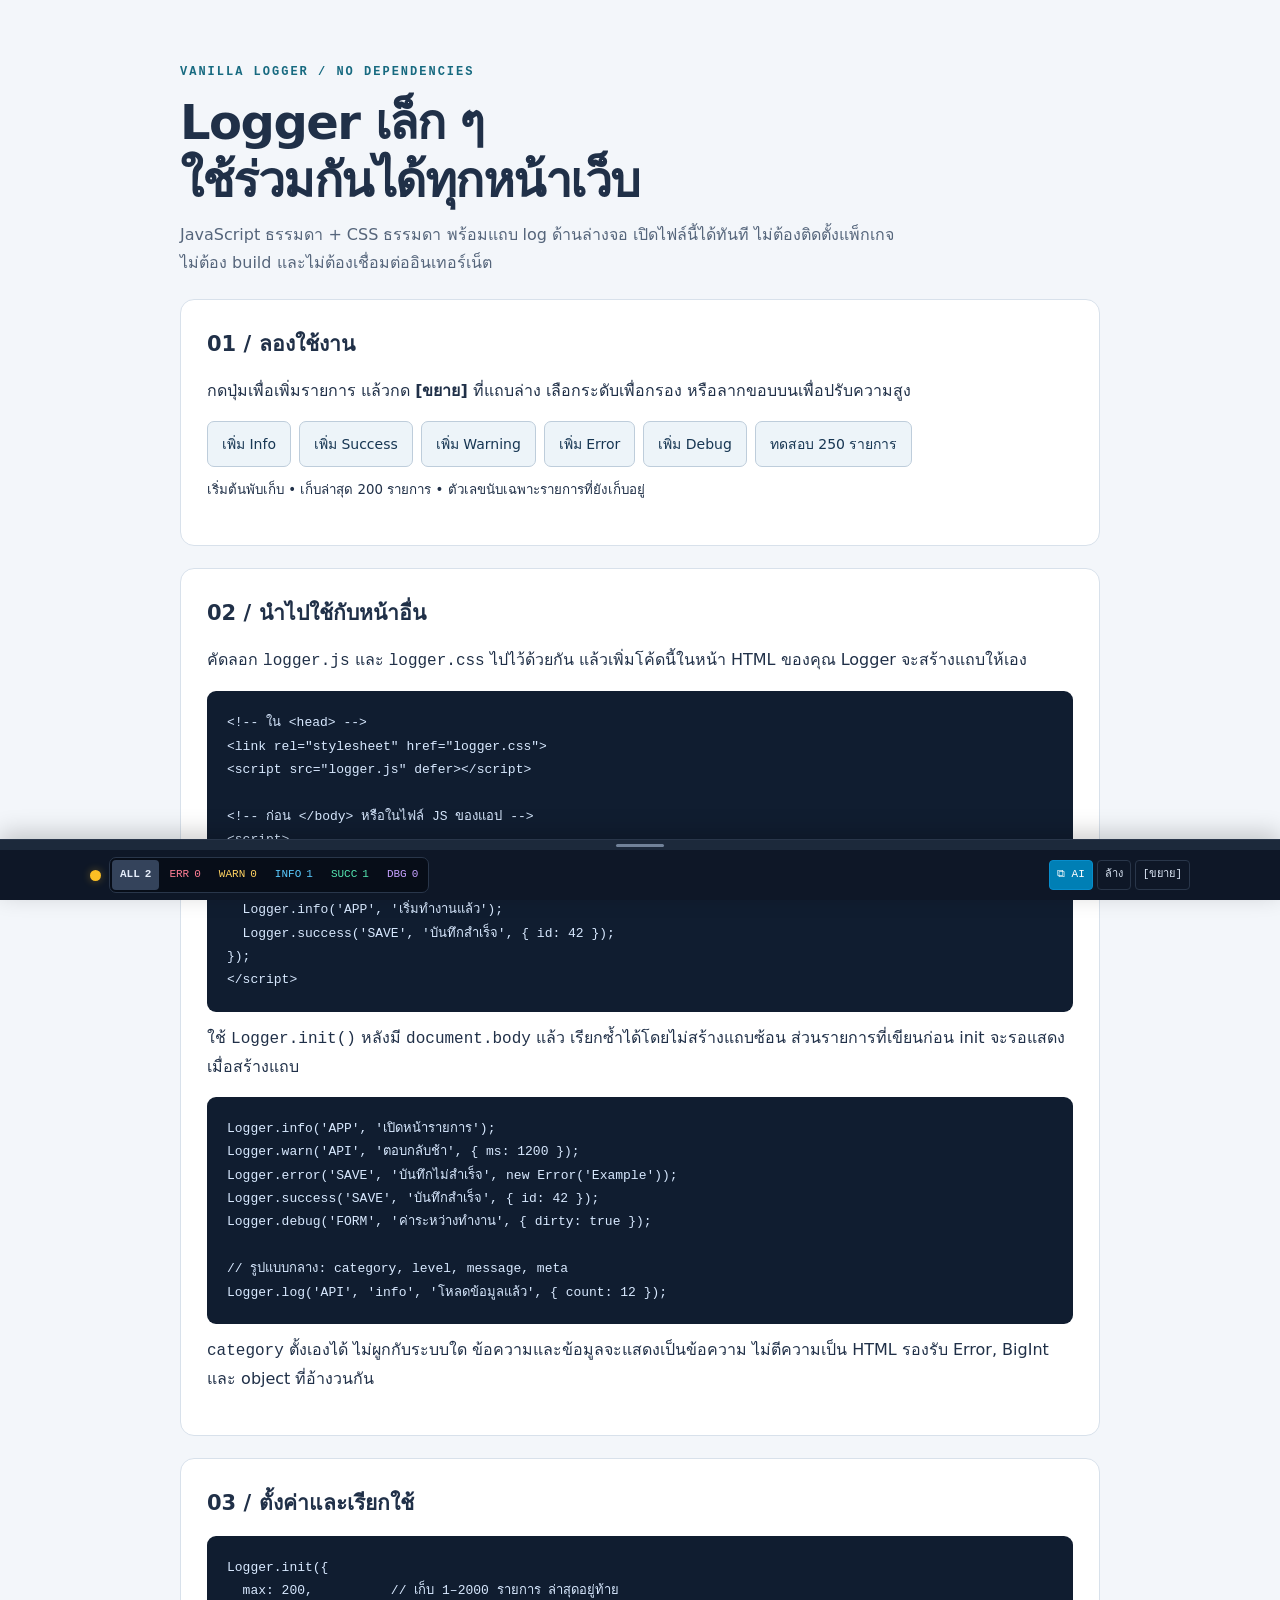
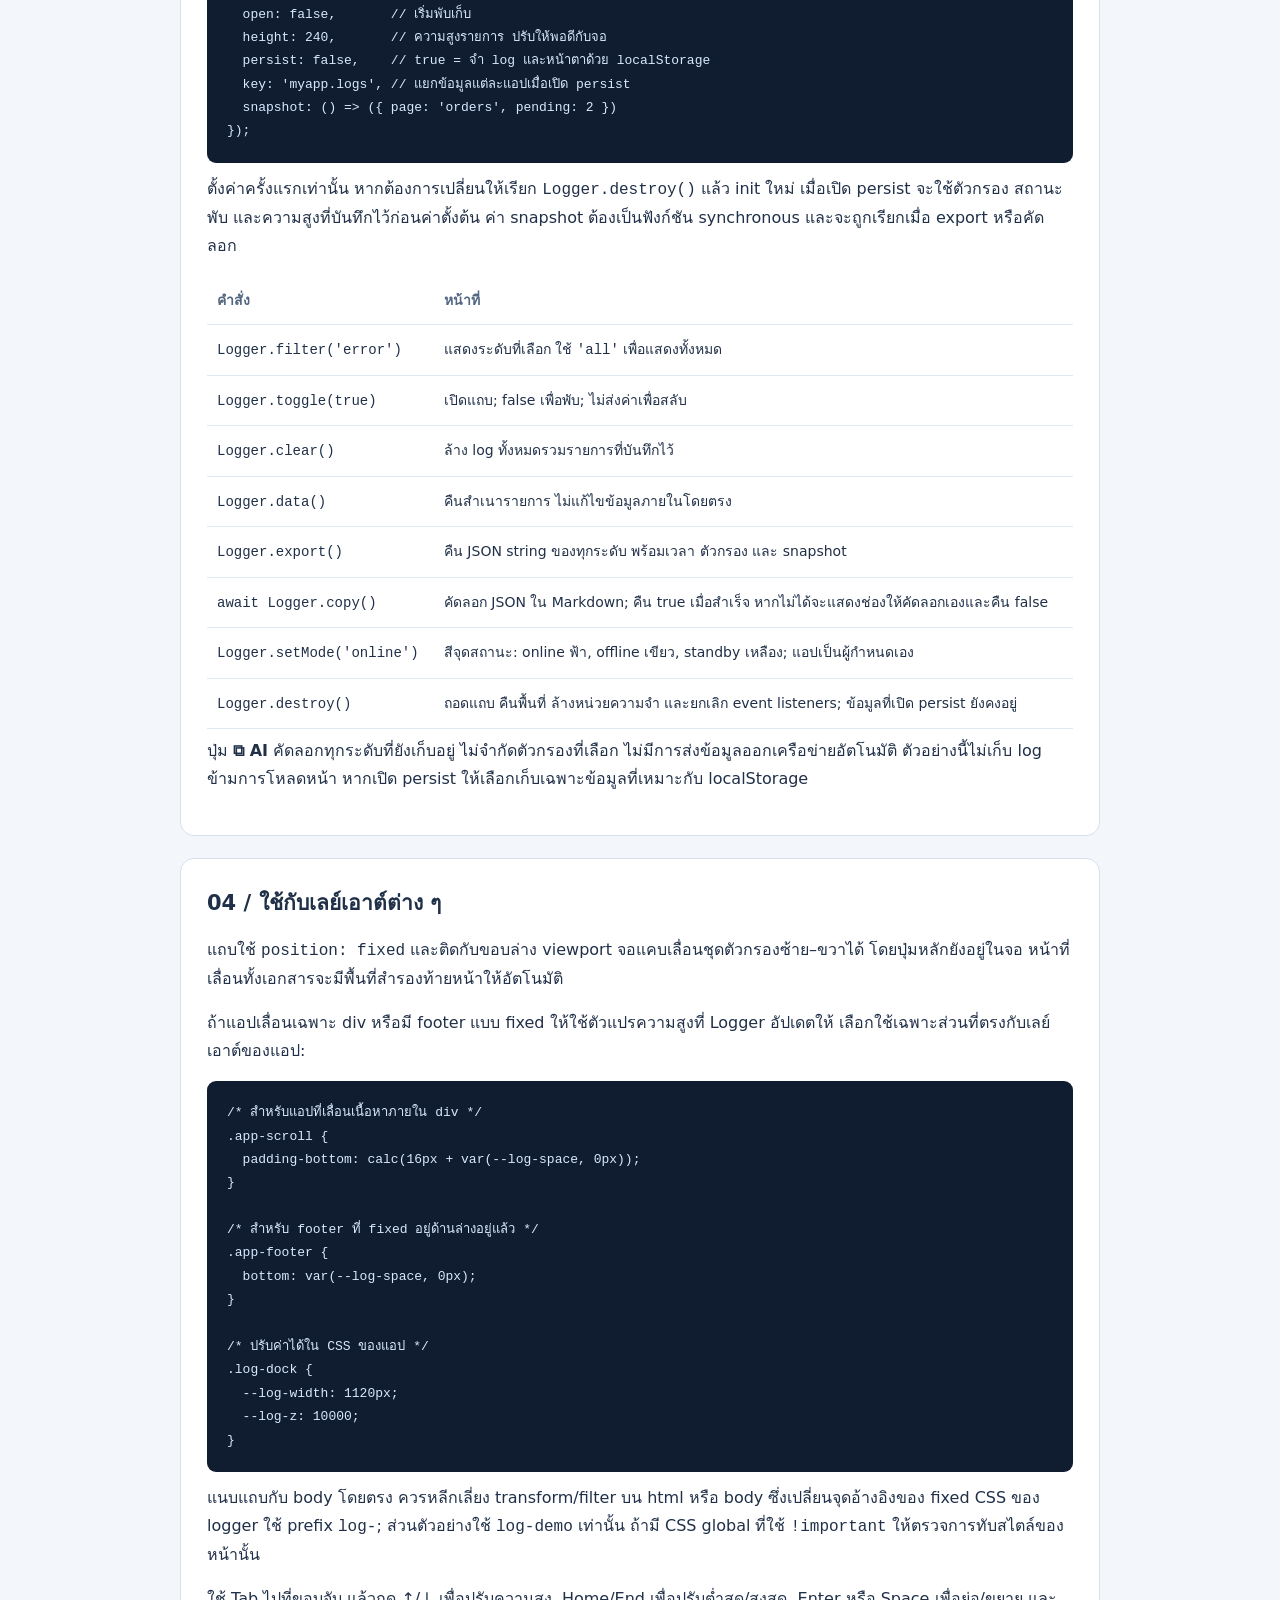
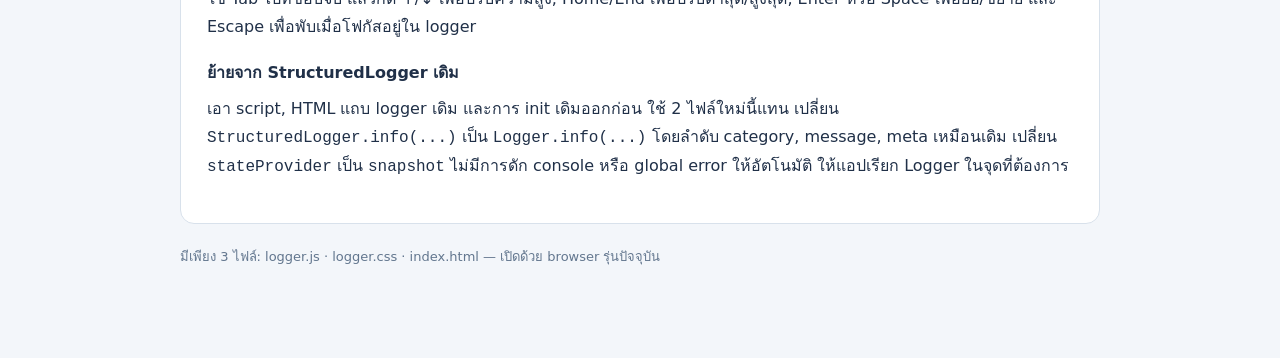
<file: index.html>
<!doctype html>
<html lang="th">
<head>
  <meta charset="utf-8">
  <meta name="viewport" content="width=device-width, initial-scale=1, viewport-fit=cover">
  <title>Logger — Pure JavaScript + CSS</title>
  <link rel="stylesheet" href="logger.css">
  <script src="logger.js" defer></script>
</head>
<body class="log-demo">
  <main>
    <header>
      <span class="demo-tag">VANILLA LOGGER / NO DEPENDENCIES</span>
      <h1>Logger เล็ก ๆ<br>ใช้ร่วมกันได้ทุกหน้าเว็บ</h1>
      <p class="demo-lead">JavaScript ธรรมดา + CSS ธรรมดา พร้อมแถบ log ด้านล่างจอ
        เปิดไฟล์นี้ได้ทันที ไม่ต้องติดตั้งแพ็กเกจ ไม่ต้อง build และไม่ต้องเชื่อมต่ออินเทอร์เน็ต</p>
    </header>

    <section class="demo-card" aria-labelledby="try-title">
      <h2 id="try-title">01 / ลองใช้งาน</h2>
      <p>กดปุ่มเพื่อเพิ่มรายการ แล้วกด <strong>[ขยาย]</strong> ที่แถบล่าง
        เลือกระดับเพื่อกรอง หรือลากขอบบนเพื่อปรับความสูง</p>
      <div class="demo-actions" id="demo-actions">
        <button type="button" data-level="info">เพิ่ม Info</button>
        <button type="button" data-level="success">เพิ่ม Success</button>
        <button type="button" data-level="warn">เพิ่ม Warning</button>
        <button type="button" data-level="error">เพิ่ม Error</button>
        <button type="button" data-level="debug">เพิ่ม Debug</button>
        <button type="button" id="demo-burst">ทดสอบ 250 รายการ</button>
      </div>
      <p><small>เริ่มต้นพับเก็บ • เก็บล่าสุด 200 รายการ • ตัวเลขนับเฉพาะรายการที่ยังเก็บอยู่</small></p>
    </section>

    <section class="demo-card" aria-labelledby="use-title">
      <h2 id="use-title">02 / นำไปใช้กับหน้าอื่น</h2>
      <p>คัดลอก <code>logger.js</code> และ <code>logger.css</code> ไปไว้ด้วยกัน
        แล้วเพิ่มโค้ดนี้ในหน้า HTML ของคุณ Logger จะสร้างแถบให้เอง</p>
      <pre><code>&lt;!-- ใน &lt;head&gt; --&gt;
&lt;link rel="stylesheet" href="logger.css"&gt;
&lt;script src="logger.js" defer&gt;&lt;/script&gt;

&lt;!-- ก่อน &lt;/body&gt; หรือในไฟล์ JS ของแอป --&gt;
&lt;script&gt;
document.addEventListener('DOMContentLoaded', function () {
  Logger.init();
  Logger.info('APP', 'เริ่มทำงานแล้ว');
  Logger.success('SAVE', 'บันทึกสำเร็จ', { id: 42 });
});
&lt;/script&gt;</code></pre>
      <p>ใช้ <code>Logger.init()</code> หลังมี <code>document.body</code> แล้ว
        เรียกซ้ำได้โดยไม่สร้างแถบซ้อน ส่วนรายการที่เขียนก่อน init จะรอแสดงเมื่อสร้างแถบ</p>
      <pre><code>Logger.info('APP', 'เปิดหน้ารายการ');
Logger.warn('API', 'ตอบกลับช้า', { ms: 1200 });
Logger.error('SAVE', 'บันทึกไม่สำเร็จ', new Error('Example'));
Logger.success('SAVE', 'บันทึกสำเร็จ', { id: 42 });
Logger.debug('FORM', 'ค่าระหว่างทำงาน', { dirty: true });

// รูปแบบกลาง: category, level, message, meta
Logger.log('API', 'info', 'โหลดข้อมูลแล้ว', { count: 12 });</code></pre>
      <p><code>category</code> ตั้งเองได้ ไม่ผูกกับระบบใด
        ข้อความและข้อมูลจะแสดงเป็นข้อความ ไม่ตีความเป็น HTML
        รองรับ Error, BigInt และ object ที่อ้างวนกัน</p>
    </section>

    <section class="demo-card" aria-labelledby="api-title">
      <h2 id="api-title">03 / ตั้งค่าและเรียกใช้</h2>
      <pre><code>Logger.init({
  max: 200,          // เก็บ 1–2000 รายการ ล่าสุดอยู่ท้าย
  open: false,       // เริ่มพับเก็บ
  height: 240,       // ความสูงรายการ ปรับให้พอดีกับจอ
  persist: false,    // true = จำ log และหน้าตาด้วย localStorage
  key: 'myapp.logs', // แยกข้อมูลแต่ละแอปเมื่อเปิด persist
  snapshot: () =&gt; ({ page: 'orders', pending: 2 })
});</code></pre>
      <p>ตั้งค่าครั้งแรกเท่านั้น หากต้องการเปลี่ยนให้เรียก <code>Logger.destroy()</code> แล้ว init ใหม่
        เมื่อเปิด persist จะใช้ตัวกรอง สถานะพับ และความสูงที่บันทึกไว้ก่อนค่าตั้งต้น
        ค่า snapshot ต้องเป็นฟังก์ชัน synchronous และจะถูกเรียกเมื่อ export หรือคัดลอก</p>
      <div class="demo-table">
        <table>
          <thead><tr><th>คำสั่ง</th><th>หน้าที่</th></tr></thead>
          <tbody>
            <tr><td><code>Logger.filter('error')</code></td><td>แสดงระดับที่เลือก ใช้ <code>'all'</code> เพื่อแสดงทั้งหมด</td></tr>
            <tr><td><code>Logger.toggle(true)</code></td><td>เปิดแถบ; false เพื่อพับ; ไม่ส่งค่าเพื่อสลับ</td></tr>
            <tr><td><code>Logger.clear()</code></td><td>ล้าง log ทั้งหมดรวมรายการที่บันทึกไว้</td></tr>
            <tr><td><code>Logger.data()</code></td><td>คืนสำเนารายการ ไม่แก้ไขข้อมูลภายในโดยตรง</td></tr>
            <tr><td><code>Logger.export()</code></td><td>คืน JSON string ของทุกระดับ พร้อมเวลา ตัวกรอง และ snapshot</td></tr>
            <tr><td><code>await Logger.copy()</code></td><td>คัดลอก JSON ใน Markdown; คืน true เมื่อสำเร็จ หากไม่ได้จะแสดงช่องให้คัดลอกเองและคืน false</td></tr>
            <tr><td><code>Logger.setMode('online')</code></td><td>สีจุดสถานะ: online ฟ้า, offline เขียว, standby เหลือง; แอปเป็นผู้กำหนดเอง</td></tr>
            <tr><td><code>Logger.destroy()</code></td><td>ถอดแถบ คืนพื้นที่ ล้างหน่วยความจำ และยกเลิก event listeners; ข้อมูลที่เปิด persist ยังคงอยู่</td></tr>
          </tbody>
        </table>
      </div>
      <p>ปุ่ม <strong>⧉ AI</strong> คัดลอกทุกระดับที่ยังเก็บอยู่ ไม่จำกัดตัวกรองที่เลือก
        ไม่มีการส่งข้อมูลออกเครือข่ายอัตโนมัติ ตัวอย่างนี้ไม่เก็บ log ข้ามการโหลดหน้า
        หากเปิด persist ให้เลือกเก็บเฉพาะข้อมูลที่เหมาะกับ localStorage</p>
    </section>

    <section class="demo-card" aria-labelledby="layout-title">
      <h2 id="layout-title">04 / ใช้กับเลย์เอาต์ต่าง ๆ</h2>
      <p>แถบใช้ <code>position: fixed</code> และติดกับขอบล่าง viewport
        จอแคบเลื่อนชุดตัวกรองซ้าย–ขวาได้ โดยปุ่มหลักยังอยู่ในจอ
        หน้าที่เลื่อนทั้งเอกสารจะมีพื้นที่สำรองท้ายหน้าให้อัตโนมัติ</p>
      <p>ถ้าแอปเลื่อนเฉพาะ div หรือมี footer แบบ fixed ให้ใช้ตัวแปรความสูงที่ Logger อัปเดตให้
        เลือกใช้เฉพาะส่วนที่ตรงกับเลย์เอาต์ของแอป:</p>
      <pre><code>/* สำหรับแอปที่เลื่อนเนื้อหาภายใน div */
.app-scroll {
  padding-bottom: calc(16px + var(--log-space, 0px));
}

/* สำหรับ footer ที่ fixed อยู่ด้านล่างอยู่แล้ว */
.app-footer {
  bottom: var(--log-space, 0px);
}

/* ปรับค่าได้ใน CSS ของแอป */
.log-dock {
  --log-width: 1120px;
  --log-z: 10000;
}</code></pre>
      <p>แนบแถบกับ body โดยตรง ควรหลีกเลี่ยง transform/filter บน html หรือ body ซึ่งเปลี่ยนจุดอ้างอิงของ fixed
        CSS ของ logger ใช้ prefix <code>log-</code>; ส่วนตัวอย่างใช้ <code>log-demo</code> เท่านั้น
        ถ้ามี CSS global ที่ใช้ <code>!important</code> ให้ตรวจการทับสไตล์ของหน้านั้น</p>
      <p>ใช้ Tab ไปที่ขอบจับ แล้วกด ↑/↓ เพื่อปรับความสูง, Home/End เพื่อปรับต่ำสุด/สูงสุด,
        Enter หรือ Space เพื่อย่อ/ขยาย และ Escape เพื่อพับเมื่อโฟกัสอยู่ใน logger</p>
      <h3>ย้ายจาก StructuredLogger เดิม</h3>
      <p>เอา script, HTML แถบ logger เดิม และการ init เดิมออกก่อน ใช้ 2 ไฟล์ใหม่นี้แทน
        เปลี่ยน <code>StructuredLogger.info(...)</code> เป็น <code>Logger.info(...)</code>
        โดยลำดับ category, message, meta เหมือนเดิม เปลี่ยน <code>stateProvider</code> เป็น <code>snapshot</code>
        ไม่มีการดัก console หรือ global error ให้อัตโนมัติ ให้แอปเรียก Logger ในจุดที่ต้องการ</p>
    </section>
    <footer>มีเพียง 3 ไฟล์: logger.js · logger.css · index.html — เปิดด้วย browser รุ่นปัจจุบัน</footer>
  </main>

  <script>
    // Demo only. In another application, keep only init and your own log calls.
    document.addEventListener('DOMContentLoaded', function () {
      Logger.init({ snapshot: () => ({ page: 'logger-demo' }) });
      Logger.info('APP', 'Logger พร้อมใช้งาน');
      Logger.success('DEMO', 'โหลด JavaScript และ CSS จากไฟล์ในเครื่องแล้ว');
      const examples = {
        info: ['APP', 'เปิดหน้ารายการ', { page: 1 }],
        success: ['SAVE', 'บันทึกข้อมูลสำเร็จ', { id: 42 }],
        warn: ['API', 'คำขอใช้เวลานานกว่าปกติ', { ms: 1200 }],
        error: ['SAVE', 'ตัวอย่างข้อผิดพลาด', new Error('Example error')],
        debug: ['FORM', 'ตรวจค่าระหว่างพัฒนา', { dirty: true }]
      };
      document.getElementById('demo-actions').addEventListener('click', function (event) {
        const btn = event.target.closest('[data-level]');
        if (btn) Logger[btn.dataset.level](...examples[btn.dataset.level]);
      });
      document.getElementById('demo-burst').addEventListener('click', function () {
        for (let i = 1; i <= 250; i++) Logger.debug('BATCH', 'รายการที่ ' + i);
        Logger.filter('all');
        Logger.toggle(true);
      });
    });
  </script>
</body>
</html>
</file>
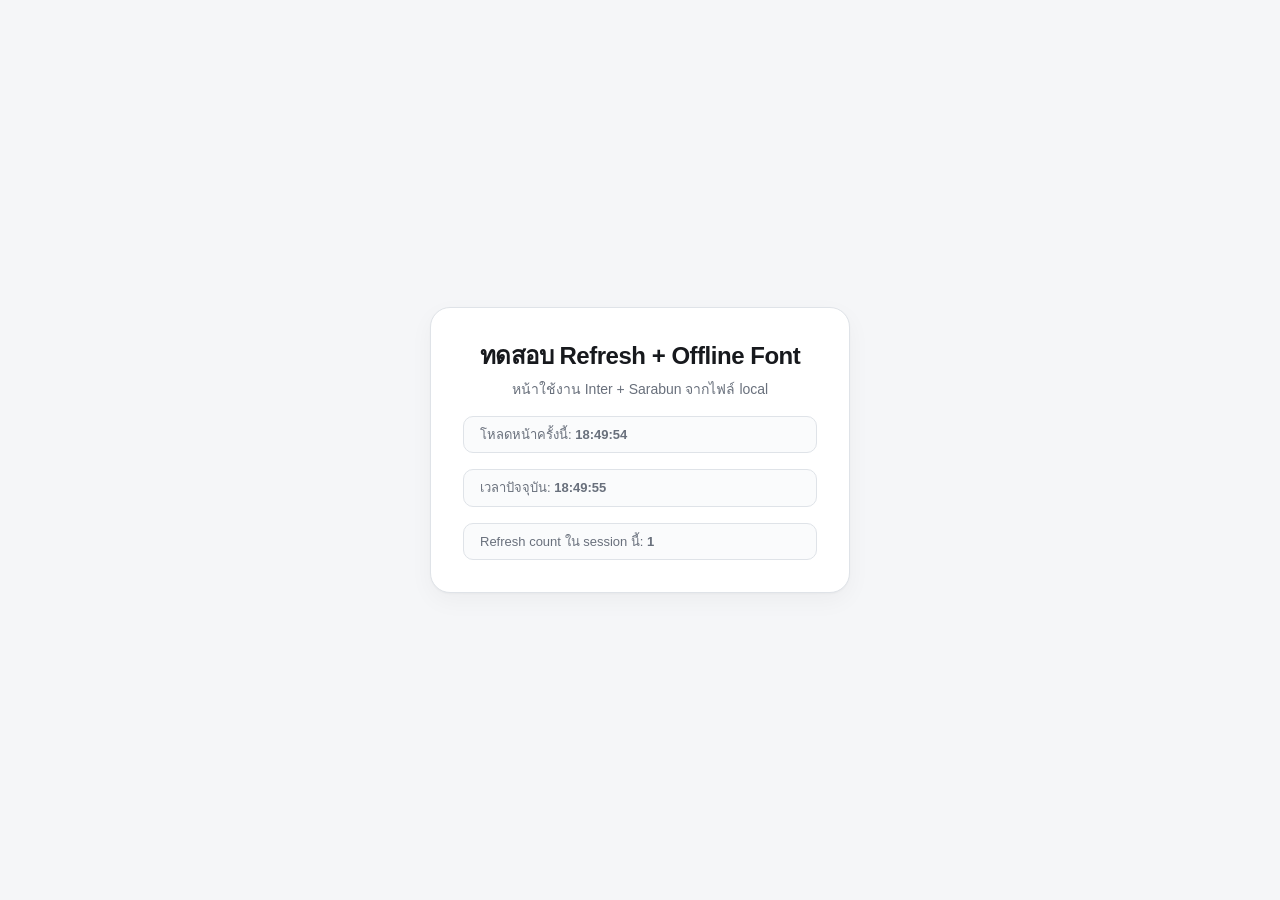
<file: font and refresh/index.html>
<!doctype html>
<html lang="th" data-theme="light">
<head>
  <meta charset="utf-8">
  <meta name="viewport" content="width=device-width,initial-scale=1,viewport-fit=cover">
  <title>Factory CSS Offline Font Refresh Test</title>

  <link rel="preload" href="fonts/inter-latin-variable.woff2" as="font" type="font/woff2">
  <link rel="preload" href="fonts/sarabun-400-thai.woff2" as="font" type="font/woff2">
  <link rel="preload" href="fonts/sarabun-600-thai.woff2" as="font" type="font/woff2">
  <link rel="preload" href="fonts/sarabun-700-thai.woff2" as="font" type="font/woff2">

  <link rel="stylesheet" href="factory-screen.css">
</head>
<body>

  <main id="loginView">
    <section class="card">
      <div class="text-center">
        <h1 class="text-title">ทดสอบ Refresh + Offline Font</h1>
        <p class="text-muted">หน้าใช้งาน Inter + Sarabun จากไฟล์ local</p>
      </div>

      <div class="message-box">
        โหลดหน้าครั้งนี้:
        <strong id="loadedAt">--:--:--</strong>
      </div>

      <div class="message-box">
        เวลาปัจจุบัน:
        <strong id="currentTime">--:--:--</strong>
      </div>

      <div class="message-box">
        Refresh count ใน session นี้:
        <strong id="refreshCount">0</strong>
      </div>
    </section>
  </main>

  <script src="refresh-test.js"></script>
</body>
</html>
</file>
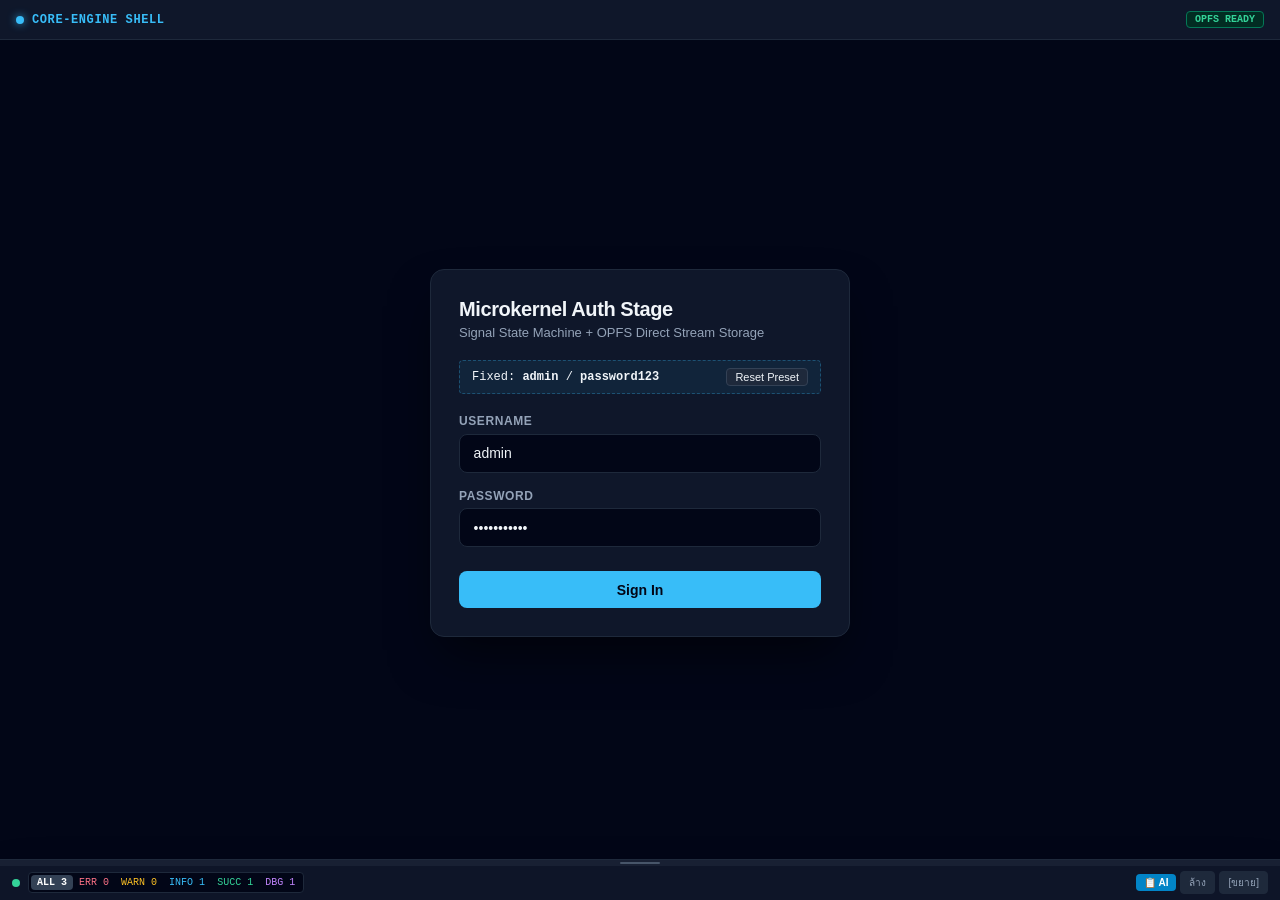
<file: init.html>
<!DOCTYPE html>
<html lang="th">
<head>
  <meta charset="UTF-8">
  <meta name="viewport" content="width=device-width, initial-scale=1.0, viewport-fit=cover">
  <title>CoreEngine — App Shell with Modular Structured Logger</title>
  <style>
    /* ==========================================================================
       1. DESIGN SYSTEM & DETERMINISTIC VISUAL TOKENS
       ========================================================================== */
    :root {
      --font-ui: -apple-system, BlinkMacSystemFont, "Segoe UI", Roboto, Helvetica, Arial, sans-serif;
      --font-mono: ui-monospace, SFMono-Regular, Menlo, Monaco, Consolas, "Liberation Mono", monospace;
      
      --ui-bg: #020617;
      --ui-panel: #0f172a;
      --ui-panel-soft: rgba(15, 23, 42, 0.95);
      --ui-border: #1e293b;
      --ui-border-strong: #334155;
      --ui-text: #f1f5f9;
      --ui-muted: #94a3b8;
      
      --ui-accent: #38bdf8;
      --ui-danger: #fb7185;
      --ui-warn: #fbbf24;
      --ui-success: #34d399;
      --ui-debug: #c084fc;
      
      --radius-sm: 4px;
      --radius-md: 8px;
      --radius-lg: 14px;
      --shadow-2xl: 0 25px 50px -12px rgba(0, 0, 0, 0.6);
      --touch-min: 44px;
    }

    * { box-sizing: border-box; margin: 0; padding: 0; }
    html, body {
      width: 100%;
      height: 100%;
      margin: 0;
      overflow: hidden;
      font-family: var(--font-ui);
      background-color: var(--ui-bg);
      color: var(--ui-text);
      display: flex;
      flex-direction: column;
      user-select: none;
      -webkit-font-smoothing: antialiased;
    }

    /* Scrollbars */
    .custom-scroll::-webkit-scrollbar, #log-body::-webkit-scrollbar { width: 5px; height: 5px; }
    .custom-scroll::-webkit-scrollbar-track, #log-body::-webkit-scrollbar-track { background: rgba(15, 23, 42, 0.7); }
    .custom-scroll::-webkit-scrollbar-thumb, #log-body::-webkit-scrollbar-thumb { background: #334155; border-radius: 9999px; }
    .custom-scroll::-webkit-scrollbar-thumb:hover, #log-body::-webkit-scrollbar-thumb:hover { background: #475569; }
    .no-scrollbar::-webkit-scrollbar { display: none; }
    .no-scrollbar { -ms-overflow-style: none; scrollbar-width: none; }

    /* ==========================================================================
       2. TOP STATUS BAR (HEADER)
       ========================================================================== */
    header {
      height: 40px;
      background-color: var(--ui-panel);
      border-bottom: 1px solid var(--ui-border);
      padding: 0 1rem;
      display: flex;
      align-items: center;
      justify-content: space-between;
      flex-shrink: 0;
      z-index: 20;
    }

    .brand-title {
      display: flex;
      align-items: center;
      gap: 0.5rem;
      font-weight: 700;
      font-size: 0.75rem;
      letter-spacing: 0.05em;
      color: var(--ui-accent);
      font-family: var(--font-mono);
    }

    .brand-dot {
      width: 8px;
      height: 8px;
      border-radius: 50%;
      background: var(--ui-accent);
      box-shadow: 0 0 8px rgba(56, 189, 248, 0.8);
    }

    #badge-storage-provider {
      font-family: var(--font-mono);
      font-size: 10px;
      font-weight: 700;
      padding: 2px 8px;
      border-radius: var(--radius-sm);
    }

    /* ==========================================================================
       3. WORKSPACE & TEST CARD
       ========================================================================== */
    .workspace-container {
      flex: 1;
      display: flex;
      align-items: center;
      justify-content: center;
      padding: 1.5rem;
      overflow-y: auto;
      margin-bottom: 34px;
    }

    .login-card {
      width: 100%;
      max-width: 420px;
      background: var(--ui-panel);
      border: 1px solid var(--ui-border);
      border-radius: var(--radius-lg);
      padding: 1.75rem;
      box-shadow: var(--shadow-2xl);
    }

    .card-header h2 {
      font-size: 1.25rem;
      font-weight: 700;
      letter-spacing: -0.02em;
    }
    .card-header p {
      font-size: 0.8125rem;
      color: var(--ui-muted);
      margin-top: 0.25rem;
      margin-bottom: 1.25rem;
    }

    .preset-banner {
      display: flex;
      align-items: center;
      justify-content: space-between;
      background: rgba(56, 189, 248, 0.08);
      border: 1px dashed rgba(56, 189, 248, 0.3);
      border-radius: var(--radius-sm);
      padding: 0.45rem 0.75rem;
      margin-bottom: 1.25rem;
      font-size: 0.75rem;
      font-family: var(--font-mono);
      color: var(--ui-text);
    }

    .form-group {
      margin-bottom: 1rem;
      display: flex;
      flex-direction: column;
      gap: 0.35rem;
    }

    label {
      font-size: 0.75rem;
      font-weight: 600;
      color: var(--ui-muted);
      text-transform: uppercase;
      letter-spacing: 0.05em;
    }

    input {
      width: 100%;
      padding: 0.65rem 0.85rem;
      background: var(--ui-bg);
      border: 1px solid var(--ui-border);
      border-radius: var(--radius-md);
      color: var(--ui-text);
      font-size: 0.875rem;
      outline: none;
      transition: border-color 0.15s;
      font-family: inherit;
      user-select: text;
    }

    input:focus {
      border-color: var(--ui-accent);
      box-shadow: 0 0 0 2px rgba(56, 189, 248, 0.2);
    }

    .btn {
      width: 100%;
      padding: 0.65rem 1rem;
      border: none;
      border-radius: var(--radius-md);
      background: var(--ui-accent);
      color: #020617;
      font-weight: 700;
      font-size: 0.875rem;
      cursor: pointer;
      transition: opacity 0.15s;
    }
    .btn:hover:not(:disabled) { opacity: 0.9; }
    .btn:disabled { opacity: 0.4; cursor: not-allowed; }

    .btn-secondary {
      background: #1e293b;
      color: var(--ui-text);
      border: 1px solid var(--ui-border-strong);
      padding: 2px 8px;
      font-size: 0.6875rem;
      border-radius: var(--radius-sm);
      cursor: pointer;
    }
    .btn-secondary:hover { background: #334155; }

    /* ==========================================================================
       4. CONSTRUCT MODULAR LOGGER DOCK (Full Blueprint Spec)
       ========================================================================== */
    #logger-panel {
      position: fixed;
      bottom: 0;
      left: 0;
      right: 0;
      z-index: 50;
      background: rgba(15, 23, 42, 0.95);
      backdrop-filter: blur(12px);
      border-top: 1px solid var(--ui-border);
      box-shadow: var(--shadow-2xl);
    }

    .resizer-handle {
      width: 100%;
      height: 6px;
      background: rgba(30, 41, 59, 0.6);
      cursor: row-resize;
      display: flex;
      align-items: center;
      justify-content: center;
      touch-action: none;
      transition: background-color 0.15s;
    }
    .resizer-handle:hover, .resizer-handle.resizing {
      background-color: var(--ui-accent);
    }
    .resizer-bar {
      width: 40px;
      height: 2px;
      background: #475569;
      border-radius: 9999px;
    }

    .logger-header {
      width: 100%;
      max-width: 100%;
      padding: 0.35rem 0.75rem;
      display: flex;
      align-items: center;
      justify-content: space-between;
      gap: 0.5rem;
      overflow-x: auto;
    }

    #filter-bar {
      display: inline-flex;
      background: var(--ui-bg);
      border: 1px solid var(--ui-border);
      padding: 2px;
      border-radius: var(--radius-sm);
      font-size: 10px;
      font-family: var(--font-mono);
      flex-shrink: 0;
    }

    .filter-btn {
      padding: 2px 6px;
      border-radius: var(--radius-sm);
      border: none;
      cursor: pointer;
      font-family: inherit;
      font-size: inherit;
      transition: all 0.15s;
    }

    /* Severity Palette & Token Classes */
    .filter-btn-ALL-active     { background: #334155; color: #fff; font-weight: bold; }
    .filter-btn-error-active   { background: #e11d48; color: #fff; font-weight: bold; }
    .filter-btn-warn-active    { background: #d97706; color: #fff; font-weight: bold; }
    .filter-btn-info-active    { background: #0284c7; color: #fff; font-weight: bold; }
    .filter-btn-success-active { background: #059669; color: #fff; font-weight: bold; }
    .filter-btn-debug-active   { background: #9333ea; color: #fff; font-weight: bold; }

    .filter-btn-ALL-inactive     { color: #94a3b8; background: transparent; }
    .filter-btn-error-inactive   { color: #fb7185; background: transparent; }
    .filter-btn-warn-inactive    { color: #fbbf24; background: transparent; }
    .filter-btn-info-inactive    { color: #38bdf8; background: transparent; }
    .filter-btn-success-inactive { color: #34d399; background: transparent; }
    .filter-btn-debug-inactive   { color: #c084fc; background: transparent; }

    .log-sev-error   { border-left: 2px solid #f43f5e; background: rgba(76, 5, 25, 0.4); color: #fecdd3; }
    .log-sev-warn    { border-left: 2px solid #fbbf24; background: rgba(69, 26, 3, 0.3); color: #fef08a; }
    .log-sev-info    { border-left: 2px solid #38bdf8; background: rgba(2, 6, 23, 0.7); color: #f1f5f9; }
    .log-sev-success { border-left: 2px solid #34d399; background: rgba(2, 44, 34, 0.3); color: #a7f3d0; }
    .log-sev-debug   { border-left: 2px solid #c084fc; background: rgba(59, 7, 100, 0.2); color: #f3e8ff; }

    .log-cat-ONLINE    { background: #082f49; color: #38bdf8; border: 1px solid #0369a1; }
    .log-cat-OFFLINE   { background: #022c22; color: #34d399; border: 1px solid #047857; }
    .log-cat-OPFS      { background: #022c22; color: #34d399; border: 1px solid #047857; }
    .log-cat-STORAGE   { background: #451a03; color: #fbbf24; border: 1px solid #b45309; }
    .log-cat-WORKSPACE { background: #1e1b4b; color: #818cf8; border: 1px solid #4338ca; }
    .log-cat-APP       { background: #1e1b4b; color: #818cf8; border: 1px solid #4338ca; }
    .log-cat-AUTH      { background: #042f2e; color: #2dd4bf; border: 1px solid #0f766e; }
    .log-cat-SYS       { background: #1e293b; color: #cbd5e1; border: 1px solid #334155; }
    .log-cat-ERROR     { background: #4c0519; color: #fb7185; border: 1px solid #be123c; }

    .dock-btn {
      background: #1e293b;
      border: 1px solid var(--ui-border);
      color: var(--ui-muted);
      padding: 3px 8px;
      font-size: 10px;
      border-radius: var(--radius-sm);
      cursor: pointer;
      font-family: inherit;
    }
    .dock-btn:hover { color: #fff; background: #334155; }
    .dock-btn-ai { background: #0284c7; color: #fff; border: none; font-weight: 600; display: inline-flex; align-items: center; gap: 2px; }
    .dock-btn-ai:hover { background: #0369a1; }

    #log-body {
      overflow-y: auto;
      padding: 0.5rem 0.75rem;
    }
    #log-stream {
      display: flex;
      flex-direction: column;
      gap: 3px;
    }

    .log-entry {
      padding: 2px 6px;
      border-radius: 2px;
      font-family: var(--font-mono);
      font-size: 11px;
      line-height: 1.4;
      display: flex;
      align-items: baseline;
      flex-wrap: wrap;
      gap: 0.35rem;
      user-select: text;
    }
    .log-time { color: #64748b; font-size: 10px; user-select: none; }
    .log-cat { font-size: 9px; font-weight: bold; padding: 0 4px; border-radius: 2px; }
  </style>
</head>

<body>

  <!-- Top App Shell Bar -->
  <header>
    <div class="brand-title">
      <div class="brand-dot"></div>
      <span>CORE-ENGINE SHELL</span>
    </div>
    <span id="badge-storage-provider" class="log-cat-SYS">INITIALIZING...</span>
  </header>

  <!-- Main Viewport Area -->
  <main class="workspace-container">
    <div class="login-card">
      <div class="card-header">
        <h2>Microkernel Auth Stage</h2>
        <p>Signal State Machine + OPFS Direct Stream Storage</p>
      </div>

      <div class="preset-banner">
        <span>Fixed: <strong>admin</strong> / <strong>password123</strong></span>
        <button type="button" id="btn-reset" class="btn-secondary">Reset Preset</button>
      </div>

      <form id="auth-form" autocomplete="off">
        <div class="form-group">
          <label for="usernameInput">Username</label>
          <input type="text" id="usernameInput" required>
        </div>

        <div class="form-group">
          <label for="passwordInput">Password</label>
          <input type="password" id="passwordInput" required>
        </div>

        <button type="submit" id="btn-submit" class="btn" style="margin-top: 0.5rem;">
          <span id="btn-label">Sign In</span>
        </button>
      </form>
    </div>
  </main>

  <!-- Complete Construct-Style Structured Logger Dock -->
  <aside id="logger-panel">
    <div class="resizer-handle" id="drag-handle" title="คลิกลากขึ้น-ลง เพื่อปรับขนาดส่วน Log">
      <div class="resizer-bar"></div>
    </div>

    <div class="logger-header no-scrollbar">
      <div style="display:flex; align-items:center; gap:0.5rem; flex-shrink:0;">
        <span class="w-2.5 h-2.5 rounded-full bg-emerald-400 shadow-[0_0_8px_rgba(52,211,153,0.8)] shrink-0 cursor-help" id="badge-system-mode" style="display:inline-block; width:8px; height:8px; border-radius:50%; background:#34d399;" title="Mode: OFFLINE READY"></span>
        <div id="filter-bar">
          <button class="filter-btn filter-btn-ALL-active" data-filter="ALL">ALL <span id="cnt-all">0</span></button>
          <button class="filter-btn filter-btn-error-inactive" data-filter="error">ERR <span id="cnt-error">0</span></button>
          <button class="filter-btn filter-btn-warn-inactive" data-filter="warn">WARN <span id="cnt-warn">0</span></button>
          <button class="filter-btn filter-btn-info-inactive" data-filter="info">INFO <span id="cnt-info">0</span></button>
          <button class="filter-btn filter-btn-success-inactive" data-filter="success">SUCC <span id="cnt-success">0</span></button>
          <button class="filter-btn filter-btn-debug-inactive" data-filter="debug">DBG <span id="cnt-debug">0</span></button>
        </div>
      </div>

      <div style="display:flex; align-items:center; gap:0.25rem; flex-shrink:0;">
        <button class="dock-btn dock-btn-ai" id="btn-copy-ai" title="คัดลอก Structured Log และ Diagnostic Context ให้ AI">
          <span>📋</span><span>AI</span>
        </button>
        <button class="dock-btn" id="btn-clear-logs">ล้าง</button>
        <button class="dock-btn" id="btn-toggle-drawer">[ขยาย]</button>
      </div>
    </div>

    <div id="log-body" class="custom-scroll" style="display: none; height: 220px;">
      <div id="log-stream"></div>
    </div>
  </aside>

  <!-- ==========================================================================
       RUNTIME ENGINE MODULES
       ========================================================================== -->
  <script>
    /* ==========================================================================
       Module 1: Complete Structured Logger Core (ตามมาตรฐาน Construct IDE)
       ========================================================================== */
    const StructuredLogger = (() => {
      const STORAGE_KEY = "__demo_structured_logs__";
      const FILTER_STORAGE_KEY = "__demo_log_active_filter__";
      const DRAWER_STORAGE_KEY = "__demo_log_drawer_collapsed__";
      const HEIGHT_STORAGE_KEY = "__demo_log_drawer_height__";
      const MAX_PERSISTED = 120;
      
      const logEntries = [];
      let isRenderScheduled = false;

      let activeFilter = (() => {
        try { return localStorage.getItem(FILTER_STORAGE_KEY) || "ALL"; } catch (_) { return "ALL"; }
      })();

      let isDrawerCollapsed = (() => {
        try {
          const val = localStorage.getItem(DRAWER_STORAGE_KEY);
          return val !== null ? JSON.parse(val) : true;
        } catch (_) { return true; }
      })();

      let currentHeight = (() => {
        try {
          const h = localStorage.getItem(HEIGHT_STORAGE_KEY);
          return h !== null ? parseInt(h, 10) : 220;
        } catch (_) { return 220; }
      })();

      function escapeHtml(str) {
        return String(str).replace(/&/g, "&amp;").replace(/</g, "&lt;").replace(/>/g, "&gt;");
      }

      function updateCounterBadges() {
        const counts = { ALL: logEntries.length, error: 0, warn: 0, info: 0, success: 0, debug: 0 };
        for (let i = 0; i < logEntries.length; i++) {
          const lvl = logEntries[i].level;
          if (counts[lvl] !== undefined) counts[lvl]++;
        }
        for (const [k, v] of Object.entries(counts)) {
          const el = document.getElementById(`cnt-${String(k).toLowerCase()}`);
          if (el) el.textContent = v;
        }
      }

      function applyFilterUI() {
        document.querySelectorAll("#filter-bar .filter-btn").forEach(btn => {
          const t = btn.getAttribute("data-filter");
          btn.className = `filter-btn filter-btn-${t}-${t === activeFilter ? 'active' : 'inactive'}`;
        });
      }

      function applyDrawerState() {
        const body = document.getElementById("log-body");
        const btnToggle = document.getElementById("btn-toggle-drawer");
        if (!body) return;
        if (isDrawerCollapsed) {
          body.style.display = "none";
          if (btnToggle) btnToggle.textContent = "[ขยาย]";
        } else {
          body.style.display = "block";
          body.style.height = `${currentHeight}px`;
          if (btnToggle) btnToggle.textContent = "[ย่อ]";
        }
      }

      function toggleDrawer() {
        isDrawerCollapsed = !isDrawerCollapsed;
        try { localStorage.setItem(DRAWER_STORAGE_KEY, JSON.stringify(isDrawerCollapsed)); } catch (_) {}
        applyDrawerState();
      }

      function initResizeHandler() {
        const handle = document.getElementById("drag-handle");
        const body = document.getElementById("log-body");
        if (!handle || !body) return;

        let startY = 0, startHeight = 0, isDragging = false;
        const onStart = (clientY) => {
          if (isDrawerCollapsed) {
            isDrawerCollapsed = false;
            try { localStorage.setItem(DRAWER_STORAGE_KEY, "false"); } catch (_) {}
            applyDrawerState();
          }
          isDragging = true;
          startY = clientY;
          startHeight = body.getBoundingClientRect().height || currentHeight;
          handle.classList.add("resizing");
          document.body.style.cursor = "row-resize";
        };
        const onMove = (clientY) => {
          if (!isDragging) return;
          const deltaY = startY - clientY;
          let newHeight = startHeight + deltaY;
          const maxHeight = window.innerHeight * 0.8;
          if (newHeight < 60) newHeight = 60;
          if (newHeight > maxHeight) newHeight = maxHeight;

          currentHeight = Math.round(newHeight);
          body.style.height = `${currentHeight}px`;
        };
        const onEnd = () => {
          if (!isDragging) return;
          isDragging = false;
          handle.classList.remove("resizing");
          document.body.style.cursor = "";
          try { localStorage.setItem(HEIGHT_STORAGE_KEY, currentHeight.toString()); } catch (_) {}
        };

        handle.addEventListener("mousedown", (e) => { e.preventDefault(); onStart(e.clientY); });
        window.addEventListener("mousemove", (e) => onMove(e.clientY));
        window.addEventListener("mouseup", onEnd);
      }

      function createLogElement(entry) {
        const div = document.createElement("div");
        div.className = `log-entry log-sev-${entry.level}`;
        
        let metaHtml = "";
        if (entry.meta && Object.keys(entry.meta).length > 0) {
          metaHtml = `<span style="font-size:10px; opacity:0.8; background:rgba(2,6,23,0.9); padding:1px 4px; border-radius:2px; border:1px solid #1e293b; word-break:break-all;">${escapeHtml(JSON.stringify(entry.meta))}</span>`;
        }

        const catClass = `log-cat-${entry.category}` || 'log-cat-SYS';

        div.innerHTML = `
          <span class="log-time">[${entry.timeStr}]</span>
          <span class="log-cat ${catClass}">[${entry.category}]</span>
          <span style="word-break:break-word;">${escapeHtml(entry.message)}</span>${metaHtml}
        `;
        return div;
      }

      function renderLogStream() {
        const stream = document.getElementById("log-stream");
        if (!stream) { isRenderScheduled = false; return; }
        stream.innerHTML = "";
        const frag = document.createDocumentFragment();
        const filtered = activeFilter === "ALL" ? logEntries : logEntries.filter(e => e.level === activeFilter);
        for (let i = 0; i < filtered.length; i++) frag.appendChild(createLogElement(filtered[i]));
        stream.appendChild(frag);
        updateCounterBadges();
        const body = document.getElementById("log-body");
        if (body && !isDrawerCollapsed) body.scrollTop = body.scrollHeight;
        isRenderScheduled = false;
      }

      function scheduleRender() {
        if (isRenderScheduled) return;
        isRenderScheduled = true;
        requestAnimationFrame(renderLogStream);
      }

      function dispatch(category, level, message, meta = null) {
        const entry = {
          id: Date.now() + Math.random().toString(36).substring(2, 6),
          timestamp: new Date().toISOString(),
          timeStr: new Date().toTimeString().split(" ")[0],
          category: category.toUpperCase(),
          level: level.toLowerCase(),
          message: typeof message === "object" ? JSON.stringify(message) : String(message),
          meta
        };
        logEntries.push(entry);
        scheduleRender();
        const save = () => {
          try { localStorage.setItem(STORAGE_KEY, JSON.stringify(logEntries.slice(-MAX_PERSISTED))); } catch (_) {}
        };
        'requestIdleCallback' in window ? window.requestIdleCallback(save) : setTimeout(save, 200);
      }

      async function copyStructuredLogsForAI(btn) {
        const payload = {
          environment: {
            timestamp: new Date().toISOString(),
            protocol: window.location.protocol,
            userAgent: navigator.userAgent,
            filterView: activeFilter,
            totalLogsCount: logEntries.length
          },
          recentLogs: logEntries.slice(-50).map(e => ({
            time: e.timeStr, cat: e.category, lvl: e.level, msg: e.message, ...(e.meta ? { meta: e.meta } : {})
          }))
        };
        const markdownOutput = `### 🤖 CoreEngine Diagnostics & Execution Context\n- Generated: ${payload.environment.timestamp}\n- Protocol:${payload.environment.protocol}\n\n\`\`\`json\n${JSON.stringify(payload, null, 2)}\n\`\`\``;
        try {
          await navigator.clipboard.writeText(markdownOutput);
          btn.innerHTML = "<span>✔</span><span>Copied</span>";
          setTimeout(() => { btn.innerHTML = "<span>📋</span><span>AI</span>"; }, 2000);
        } catch (_) {}
      }

      function init() {
        try {
          const raw = localStorage.getItem(STORAGE_KEY);
          if (raw) {
            const parsed = JSON.parse(raw);
            if (Array.isArray(parsed)) logEntries.push(...parsed);
          }
        } catch (_) {}

        applyFilterUI();
        applyDrawerState();
        initResizeHandler();

        document.getElementById("btn-toggle-drawer").addEventListener("click", toggleDrawer);
        document.getElementById("btn-copy-ai").addEventListener("click", (e) => copyStructuredLogsForAI(e.currentTarget));
        document.getElementById("btn-clear-logs").addEventListener("click", () => {
          logEntries.length = 0;
          try { localStorage.removeItem(STORAGE_KEY); } catch (_) {}
          scheduleRender();
        });
        document.getElementById("filter-bar").addEventListener("click", (e) => {
          const btn = e.target.closest(".filter-btn");
          if (!btn) return;
          activeFilter = btn.getAttribute("data-filter");
          try { localStorage.setItem(FILTER_STORAGE_KEY, activeFilter); } catch (_) {}
          applyFilterUI();
          scheduleRender();
        });

        scheduleRender();
      }

      return {
        init,
        error: (cat, msg, meta) => dispatch(cat, "error", msg, meta),
        warn: (cat, msg, meta) => dispatch(cat, "warn", msg, meta),
        info: (cat, msg, meta) => dispatch(cat, "info", msg, meta),
        success: (cat, msg, meta) => dispatch(cat, "success", msg, meta),
        debug: (cat, msg, meta) => dispatch(cat, "debug", msg, meta)
      };
    })();

    /* ==========================================================================
       Module 2: OPFS Storage Provider & Fallback Stream Manager
       ========================================================================== */
    class StorageEngine {
      static isSupported() {
        return Boolean(window.navigator?.storage?.getDirectory);
      }

      static async init() {
        const badge = document.getElementById("badge-storage-provider");
        if (this.isSupported()) {
          try {
            this.root = await navigator.storage.getDirectory();
            if (navigator.storage?.persist) await navigator.storage.persist();
            this.mode = "OPFS";
            badge.textContent = "OPFS READY";
            badge.className = "log-cat-OPFS";
            StructuredLogger.success("OPFS", "เชื่อมต่อ Origin Private File System แบบ Native Stream สำเร็จ 100%");
            return;
          } catch (err) {
            StructuredLogger.warn("STORAGE", `OPFS ปฏิเสธการเข้าถึง: ${err.message} สลับไป LocalStorage Fallback`);
          }
        }
        this.mode = "LOCALSTORAGE";
        badge.textContent = "LOCALSTORAGE";
        badge.className = "log-cat-STORAGE";
        StructuredLogger.info("STORAGE", "เปิดใช้งาน LocalStorage Provider สำรอง");
      }

      static async write(filename, content) {
        if (this.mode === "OPFS") {
          const fileHandle = await this.root.getFileHandle(filename, { create: true });
          const writableStream = await fileHandle.createWritable();
          try {
            await writableStream.write(content);
          } finally {
            await writableStream.close();
          }
          const fileObj = await fileHandle.getFile();
          return { size: fileObj.size, path: filename };
        } else {
          localStorage.setItem(`__opfs_fallback_${filename}`, content);
          return { size: new Blob([content]).size, path: filename };
        }
      }
    }

    /* ==========================================================================
       Module 3: Signal Microkernel
       ========================================================================== */
    class SignalKernel {
      static activeEffect = null;
      static createSignal(initial) {
        let val = initial;
        const subs = new Set();
        const read = () => {
          if (SignalKernel.activeEffect) subs.add(SignalKernel.activeEffect);
          return val;
        };
        const write = (next) => {
          const resolved = typeof next === "function" ? next(val) : next;
          if (val !== resolved) {
            val = resolved;
            [...subs].forEach(fn => fn());
          }
        };
        return [read, write];
      }
      static createComputed(fn) {
        const [read, write] = SignalKernel.createSignal();
        SignalKernel.createEffect(() => write(fn()));
        return read;
      }
      static createEffect(fn) {
        const run = () => {
          SignalKernel.activeEffect = run;
          try { fn(); } finally { SignalKernel.activeEffect = null; }
        };
        run();
      }
    }

    /* ==========================================================================
       Module 4: Application State & DOM Bindings
       ========================================================================== */
    const { createSignal, createComputed, createEffect } = SignalKernel;

    const DEFAULT_USER = 'admin';
    const DEFAULT_PASS = 'password123';

    const [username, setUsername] = createSignal(DEFAULT_USER);
    const [password, setPassword] = createSignal(DEFAULT_PASS);
    const [loading, setLoading] = createSignal(false);

    const isValid = createComputed(() => username().trim().length >= 3 && password().length >= 6);
    const isSubmitDisabled = createComputed(() => !isValid() || loading());

    const elUser = document.getElementById('usernameInput');
    const elPass = document.getElementById('passwordInput');
    const elBtn = document.getElementById('btn-submit');
    const elBtnLabel = document.getElementById('btn-label');

    elUser.addEventListener('input', (e) => setUsername(e.target.value));
    elPass.addEventListener('input', (e) => setPassword(e.target.value));

    document.getElementById('btn-reset').addEventListener('click', () => {
      setUsername(DEFAULT_USER);
      setPassword(DEFAULT_PASS);
      StructuredLogger.debug("APP", "รีเซ็ตค่า Signal เป็นค่าเริ่มต้น (admin / password123)");
    });

    createEffect(() => { if (elUser.value !== username()) elUser.value = username(); });
    createEffect(() => { if (elPass.value !== password()) elPass.value = password(); });
    createEffect(() => {
      elBtn.disabled = isSubmitDisabled();
      elBtnLabel.textContent = loading() ? 'กำลังตรวจสอบ...' : 'Sign In';
    });

    document.getElementById('auth-form').addEventListener('submit', async (e) => {
      e.preventDefault();
      if (isSubmitDisabled()) return;

      setLoading(true);
      StructuredLogger.info("AUTH", `เริ่มกระบวนการ Authentication Handshake สำหรับผู้ใช้: [${username()}]`);

      setTimeout(async () => {
        setLoading(false);
        if (username() === DEFAULT_USER && password() === DEFAULT_PASS) {
          StructuredLogger.success("AUTH", "Authentication ผ่านสำเร็จ: ได้รับสิทธิ์เข้าสู่ระบบ CoreEngine");
          
          const sessionData = JSON.stringify({
            user: username(),
            authenticatedAt: new Date().toISOString(),
            engine: "SignalMicrokernel v2.1"
          }, null, 2);

          const meta = await StorageEngine.write("auth_session.json", sessionData);
          StructuredLogger.success("OPFS", `บันทึกไฟล์เซสชันลง Disk Stream สำเร็จ: ${meta.path}`, { bytes: meta.size });
        } else {
          StructuredLogger.error("AUTH", "Authentication ถูกปฏิเสธ: ชื่อผู้ใช้หรือรหัสผ่านไม่ถูกต้อง", { attemptUser: username() });
        }
      }, 600);
    });

    // Application Bootstrap Sequence
    (async () => {
      StructuredLogger.init();
      StructuredLogger.info("SYS", "ระบบบันทึกและคอนโซลวินิจฉัย (Structured Logger) พร้อมทำงาน");
      await StorageEngine.init();
      StructuredLogger.debug("SYS", "Signal Microkernel ซิงโครไนซ์กับ Viewport DOM เรียบร้อย");
    })();
  </script>
</body>
</html>
</file>
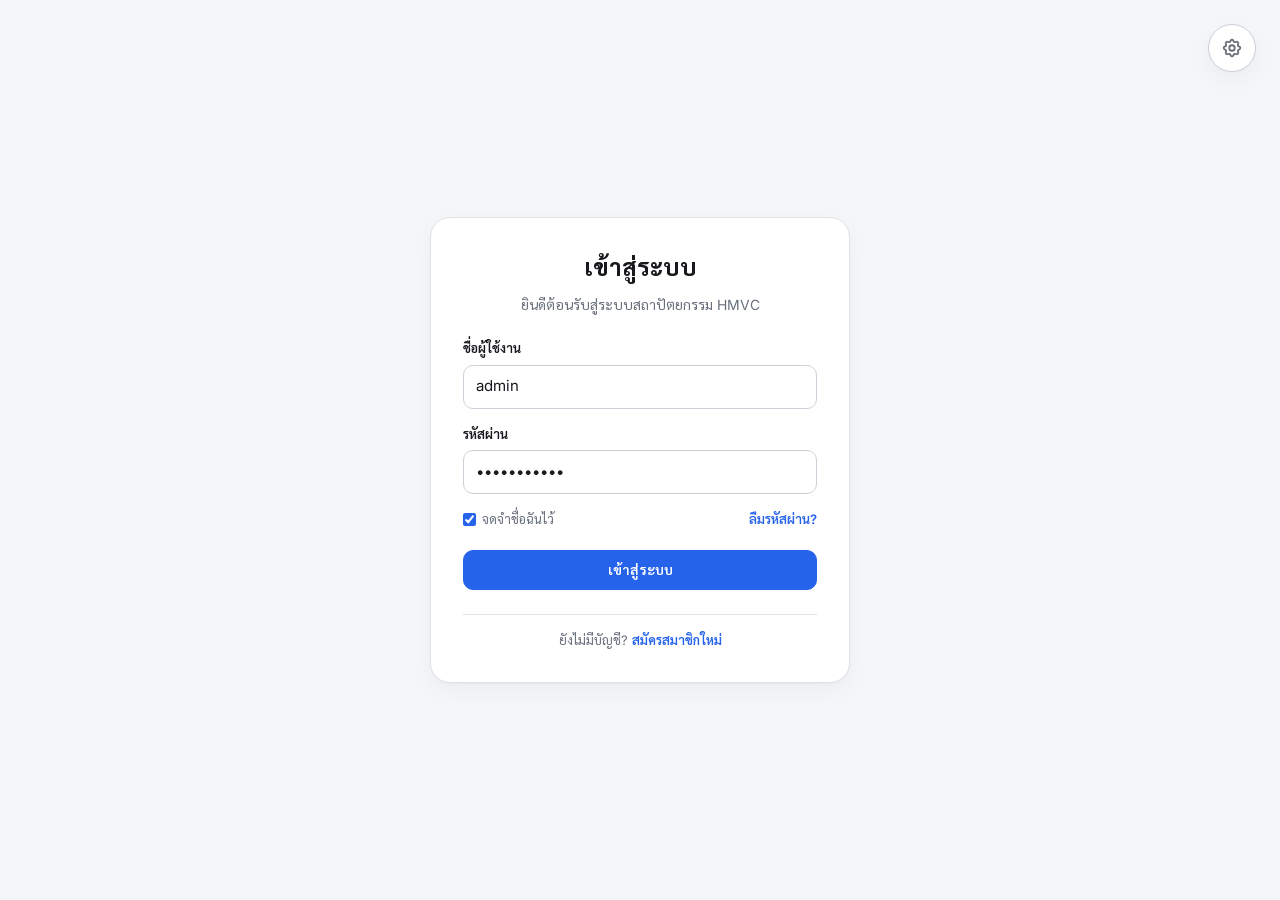
<file: hmvc/gemini-code-1790753487363.html>
<!DOCTYPE html>
<html lang="th" data-theme="light">
<head>
  <meta charset="UTF-8">
  <meta name="viewport" content="width=device-width, initial-scale=1.0">
  <title>HMVC Login Framework Prototype</title>
  
  <link rel="preconnect" href="https://fonts.googleapis.com">
  <link rel="preconnect" href="https://fonts.gstatic.com" crossorigin>
  <link href="https://fonts.googleapis.com/css2?family=Inter:wght@400;500;600;700&family=Sarabun:wght@400;500;600;700&display=swap" rel="stylesheet">

  <style>
    /* Baseline UI System Tokens */
    *,*::before,*::after{box-sizing:border-box}
    html{-webkit-text-size-adjust:100%;text-size-adjust:100%;scroll-behavior:smooth;line-height:1.5}
    body,h1,h2,h3,h4,h5,p{margin:0}
    button,input,select,textarea{font:inherit;font-size:100%;line-height:1.5;margin:0;color:inherit}
    button,input{overflow:visible} button,select{text-transform:none}
    button,[type=button],[type=reset],[type=submit]{-webkit-appearance:button}
    img,svg{max-width:100%;display:block}

    :root{
      color-scheme:light;
      --bg:#f5f6f8;--surface:#fff;--surface2:#fafbfc;--surface3:#f1f3f5;
      --text:#17191d;--muted:#69707c;--muted2:#9299a3;--border:#dfe3e8;--border2:#cbd1d9;
      --primary:#2563eb;--primary2:#1d4ed8;--primarySoft:#eef4ff;
      --ok:#16834b;--okSoft:#edf8f2;--warn:#a56516;--warnSoft:#fff7e8;--bad:#c43e3e;--badSoft:#fff0f0;
      --shadow:0 1px 2px rgba(20,25,35,.03),0 8px 24px rgba(20,25,35,.04);
      --control:44px;--buttonVisual:40px;
    }
    :root[data-theme="dark"]{
      color-scheme:dark;
      --bg:#17191e;--surface:#202329;--surface2:#1c1f24;--surface3:#282c33;
      --text:#eef1f5;--muted:#b3bac4;--muted2:#8f97a3;--border:#343941;--border2:#454b55;
      --primary:#7ea8ff;--primary2:#96b8ff;--primarySoft:#26344f;
      --ok:#5fca8a;--okSoft:#203329;--warn:#e1ac5a;--warnSoft:#362d20;--bad:#ef8181;--badSoft:#382426;
      --shadow:0 1px 2px rgba(0,0,0,.12),0 10px 28px rgba(0,0,0,.14);
    }

    body {
      font-family: 'Inter', 'Sarabun', -apple-system, BlinkMacSystemFont, sans-serif;
      background: var(--bg); color: var(--text);
      min-height: 100vh; display: flex; flex-direction: column; align-items: center; justify-content: center;
      padding: 24px; position: relative; -webkit-tap-highlight-color: transparent;
    }

    .hidden { display: none !important; }
    .btn {
      min-height: var(--buttonVisual); display: inline-flex; align-items: center; justify-content: center;
      gap: 8px; padding: 0 16px; border: 1px solid var(--border2); border-radius: 10px;
      background: var(--surface); color: var(--text); font-size: 14px; font-weight: 600;
      text-decoration: none; cursor: pointer; width: 100%; transition: all 0.2s;
    }
    .btn:active:not(:disabled) { transform: scale(0.985); }
    .btn.primary { background: var(--primary); border-color: var(--primary); color: #fff; }
    .btn.soft { background: var(--surface2); border-color: var(--border); }
    .btn.danger { background: var(--bad); border-color: var(--bad); color: #fff; }
    .btn.primary:hover { background: var(--primary2); }

    .field { display: grid; gap: 6px; margin-bottom: 16px; text-align: left; }
    .field label { font-size: 13px; font-weight: 600; }
    .control {
      width: 100%; min-height: var(--control); padding: 0 12px; border: 1px solid var(--border2);
      border-radius: 10px; background: var(--surface); color: var(--text); font-size: 15px; outline: 0;
    }
    .control:focus { border-color: var(--primary); box-shadow: 0 0 0 3px color-mix(in srgb, var(--primary) 15%, transparent); }

    #app { width: 100%; display: flex; justify-content: center; align-items: center; }
    .card {
      background: var(--surface); border: 1px solid var(--border); border-radius: 20px;
      padding: 32px; box-shadow: var(--shadow); width: 100%; max-width: 420px; margin: 0 auto;
    }

    .btn-settings {
      position: absolute; top: 24px; right: 24px; padding: 12px;
      background: var(--surface); border: 1px solid var(--border2); border-radius: 50%;
      color: var(--muted); cursor: pointer; box-shadow: var(--shadow); z-index: 20;
    }
    .btn-settings:hover { color: var(--primary); border-color: var(--primary); }

    .text-center { text-align: center; }
    .text-title { font-size: 24px; font-weight: 700; margin-bottom: 8px; }
    .text-muted { color: var(--muted); font-size: 14px; }
    .link { font-weight: 600; color: var(--primary); font-size: 13px; border: none; background: transparent; cursor: pointer; padding: 0; }
    .link:hover { text-decoration: underline; }

    /* Modal System */
    .modal-overlay {
      position: fixed; inset: 0; background: color-mix(in srgb, var(--bg) 70%, transparent);
      backdrop-filter: blur(6px); z-index: 60; display: flex; align-items: center; justify-content: center;
      padding: 16px; opacity: 0; pointer-events: none; transition: opacity 0.25s ease;
    }
    .modal-overlay.active { opacity: 1; pointer-events: auto; }
    .modal-content {
      background: var(--surface); border-radius: 16px; box-shadow: var(--shadow);
      border: 1px solid var(--border); width: 100%; max-width: 400px; overflow: hidden;
      transform: scale(0.95) translateY(10px); opacity: 0; transition: all 0.25s cubic-bezier(0.4, 0, 0.2, 1);
    }
    .modal-overlay.active .modal-content { transform: scale(1) translateY(0); opacity: 1; }
    .modal-header { display: flex; justify-content: space-between; align-items: center; padding: 16px 24px; border-bottom: 1px solid var(--border); background: var(--surface2); }
    .modal-title { font-size: 18px; font-weight: 700; }
    .modal-close { width: 32px; height: 32px; display: grid; place-items: center; background: var(--surface3); color: var(--muted); border-radius: 50%; border: none; cursor: pointer; }
    .modal-body { padding: 24px; }
    .flex-row { display: flex; gap: 12px; margin-top: 16px; }
    .flex-1 { flex: 1; }

    /* Toast */
    .toast {
      position: fixed; top: 24px; left: 50%; transform: translate(-50%, -150%);
      background: var(--surface2); color: var(--text); padding: 12px 24px;
      border-radius: 9999px; box-shadow: var(--shadow); border: 1px solid var(--border);
      font-size: 14px; font-weight: 600; display: flex; align-items: center; gap: 8px;
      z-index: 80; pointer-events: none; opacity: 0; transition: all 0.3s cubic-bezier(0.4, 0, 0.2, 1);
    }
    .toast.show { transform: translate(-50%, 0); opacity: 1; }
    .toast.toast-error { background: var(--badSoft); color: var(--bad); border-color: var(--bad); }
    .toast.toast-success { background: var(--okSoft); color: var(--ok); border-color: var(--ok); }

    .radio-grid { display: grid; grid-template-columns: repeat(2, 1fr); gap: 12px; margin-bottom: 20px; }
    .radio-btn {
      padding: 10px; border-radius: 8px; border: 1px solid var(--border2); text-align: center;
      font-size: 13px; font-weight: 600; color: var(--muted); background: var(--surface); cursor: pointer; display: block;
    }
    .radio-label input[type="radio"] { position: absolute; opacity: 0; }
    .radio-label input[type="radio"]:checked + .radio-btn {
      background: var(--primarySoft); color: var(--primary); border-color: var(--primary);
    }

    .icon-circle {
      width: 72px; height: 72px; border-radius: 50%; display: grid; place-items: center;
      margin: 0 auto 20px; border: 1px solid;
    }
    .icon-circle.success { background: var(--okSoft); color: var(--ok); border-color: var(--ok); }
    .icon-circle.warning { background: var(--warnSoft); color: var(--warn); border-color: var(--warn); }
    .animate-fade-in { animation: fadeIn 0.25s ease-out forwards; }
    @keyframes fadeIn { from { opacity: 0; transform: scale(0.97); } to { opacity: 1; transform: scale(1); } }
  </style>

  <!-- แทรก HMVC Core Framework -->
  <script src="./hmvc-core.js"></script>
</head>
<body>

  <!-- ปุ่มเปิด Settings -->
  <button class="btn-settings" data-action="UIModule.openModal" data-modal="settingsModal" aria-label="Settings">
    <svg width="22" height="22" fill="none" stroke="currentColor" viewBox="0 0 24 24"><path stroke-linecap="round" stroke-linejoin="round" stroke-width="2" d="M10.325 4.317c.426-1.756 2.924-1.756 3.35 0a1.724 1.724 0 002.573 1.066c1.543-.94 3.31.826 2.37 2.37a1.724 1.724 0 001.065 2.572c1.756.426 1.756 2.924 0 3.35a1.724 1.724 0 00-1.066 2.573c.94 1.543-.826 3.31-2.37 2.37a1.724 1.724 0 00-2.572 1.065c-.426 1.756-2.924 1.756-3.35 0a1.724 1.724 0 00-2.573-1.066c-1.543.94-3.31-.826-2.37-2.37a1.724 1.724 0 00-1.065-2.572c-1.756-.426-1.756-2.924 0-3.35a1.724 1.724 0 001.066-2.573c-.94-1.543.826-3.31 2.37-2.37.996.608 2.296.07 2.572-1.065z"></path><path stroke-linecap="round" stroke-linejoin="round" stroke-width="2" d="M15 12a3 3 0 11-6 0 3 3 0 016 0z"></path></svg>
  </button>

  <!-- ระบบ Toast แจ้งเตือนกลาง -->
  <div id="toastNotification" class="toast">
    <span id="toastMessage">แจ้งเตือน</span>
  </div>

  <!-- HMVC Application Mount Point -->
  <main id="app"></main>

  <!-- ==================== MODALS ==================== -->
  
  <!-- Modal: Settings -->
  <div id="settingsModal" class="modal-overlay">
    <div class="modal-content">
      <div class="modal-header">
        <h3 class="modal-title">ตั้งค่าระบบ</h3>
        <button type="button" class="modal-close" data-action="UIModule.closeModal" data-modal="settingsModal">✕</button>
      </div>
      <div class="modal-body">
        <form data-action="SettingsModule.save">
          <label style="display:block; font-size:13px; font-weight:600; margin-bottom:8px;">หน่วงเวลาหน้ารอรับ (Delay)</label>
          <div class="radio-grid">
            <label class="radio-label"><input type="radio" name="loginDelay" value="0"><span class="radio-btn">0 วินาที</span></label>
            <label class="radio-label"><input type="radio" name="loginDelay" value="1000"><span class="radio-btn">1 วินาที</span></label>
            <label class="radio-label"><input type="radio" name="loginDelay" value="2000" checked><span class="radio-btn">2 วินาที</span></label>
            <label class="radio-label"><input type="radio" name="loginDelay" value="3000"><span class="radio-btn">3 วินาที</span></label>
          </div>
          <label style="display:block; font-size:13px; font-weight:600; margin-bottom:8px;">ชุดธีม (Theme)</label>
          <div class="radio-grid">
            <label class="radio-label"><input type="radio" name="appTheme" value="light" checked><span class="radio-btn">สว่าง</span></label>
            <label class="radio-label"><input type="radio" name="appTheme" value="dark"><span class="radio-btn">มืด</span></label>
          </div>
          <button type="submit" class="btn primary">บันทึกการตั้งค่า</button>
        </form>
      </div>
    </div>
  </div>

  <!-- Modal: Forgot Password -->
  <div id="forgotModal" class="modal-overlay">
    <div class="modal-content">
      <div class="modal-header">
        <h3 class="modal-title">รีเซ็ตรหัสผ่าน</h3>
        <button type="button" class="modal-close" data-action="UIModule.closeModal" data-modal="forgotModal">✕</button>
      </div>
      <div class="modal-body">
        <form data-action="AuthModule.handleForgot">
          <p class="text-muted" style="margin-bottom: 16px;">กรุณากรอกอีเมลของคุณเพื่อรับลิงก์ตั้งรหัสใหม่</p>
          <div class="field">
            <input type="email" name="email" required placeholder="name@domain.com" class="control">
          </div>
          <div class="flex-row">
            <button type="button" class="btn soft flex-1" data-action="UIModule.closeModal" data-modal="forgotModal">ยกเลิก</button>
            <button type="submit" class="btn primary flex-1">ส่งลิงก์</button>
          </div>
        </form>
      </div>
    </div>
  </div>

  <!-- Modal: Register -->
  <div id="registerModal" class="modal-overlay">
    <div class="modal-content">
      <div class="modal-header">
        <h3 class="modal-title">สมัครสมาชิกใหม่</h3>
        <button type="button" class="modal-close" data-action="UIModule.openModal" data-modal="confirmCancelModal">✕</button>
      </div>
      <div class="modal-body">
        <form data-action="AuthModule.handleRegister">
          <div class="field">
            <label>ชื่อผู้ใช้งาน</label>
            <input type="text" name="username" required placeholder="ตั้งชื่อผู้ใช้งาน" class="control">
          </div>
          <div class="field">
            <label>รหัสผ่าน</label>
            <input type="password" name="password" required placeholder="อย่างน้อย 8 ตัวอักษร" class="control">
          </div>
          <div class="flex-row" style="margin-top: 24px;">
            <button type="button" class="btn soft flex-1" data-action="UIModule.openModal" data-modal="confirmCancelModal">ยกเลิก</button>
            <button type="submit" class="btn primary flex-1">สมัครสมาชิก</button>
          </div>
        </form>
      </div>
    </div>
  </div>

  <!-- Modal: Confirm Cancel Register -->
  <div id="confirmCancelModal" class="modal-overlay" style="z-index: 70;">
    <div class="modal-content text-center" style="padding: 24px;">
      <div class="icon-circle warning">!</div>
      <h3 class="text-title" style="font-size: 18px;">ยกเลิกการสมัครสมาชิก?</h3>
      <p class="text-muted" style="margin-bottom: 20px;">ข้อมูลที่กรอกไว้จะไม่ถูกบันทึก ยืนยันหรือไม่?</p>
      <div class="flex-row">
        <button type="button" class="btn soft flex-1" data-action="UIModule.closeModal" data-modal="confirmCancelModal">แก้ไขต่อ</button>
        <button type="button" class="btn danger flex-1" data-action="AuthModule.confirmCancelRegister">ยืนยันยกเลิก</button>
      </div>
    </div>
  </div>

  <!-- ==================== APPLICATION CODE ==================== -->
  <script>
    const { h } = HMVC.ui;

    // Helper: Toast กลาง
    let toastTimer;
    function showToast(msg, type = 'success') {
      clearTimeout(toastTimer);
      const toast = document.getElementById('toastNotification');
      toast.textContent = msg;
      toast.className = `toast toast-${type} show`;
      toastTimer = setTimeout(() => toast.classList.remove('show'), 2800);
    }

    // 1. UI Module: รับหน้าที่คุม Modal & Theme ทั่วระบบ
    HMVC.module('UIModule', {
      controller: {
        openModal(ctx) {
          const id = ctx.data.modal;
          if (id) document.getElementById(id)?.classList.add('active');
        },
        closeModal(ctx) {
          const id = ctx.data.modal;
          if (id) document.getElementById(id)?.classList.remove('active');
        }
      }
    });

    // 2. Settings Module: บันทึกและดึงค่า Configuration ผ่าน HMVC Storage
    HMVC.module('SettingsModule', {
      create(context) {
        return {
          controller: {
            save(actionCtx) {
              const { loginDelay, appTheme } = actionCtx.values;
              context.storage.set('login_delay', loginDelay || '2000');
              context.storage.set('app_theme', appTheme || 'light');
              document.documentElement.setAttribute('data-theme', appTheme);
              showToast('บันทึกการตั้งค่าเรียบร้อย', 'success');
              document.getElementById('settingsModal').classList.remove('active');
            }
          }
        };
      }
    });

    // 3. Auth Module: ควบคุม Logic การ Login, Logout, Register
    HMVC.module('AuthModule', {
      create(context) {
        return {
          controller: {
            // View: หน้า Login
            loginView() {
              const rememberedUser = context.storage.get('remembered_user', 'admin');
              return h('div', { class: 'card animate-fade-in' },
                h('div', { class: 'text-center', style: 'margin-bottom: 24px;' },
                  h('h2', { class: 'text-title', text: 'เข้าสู่ระบบ' }),
                  h('p', { class: 'text-muted', text: 'ยินดีต้อนรับสู่ระบบสถาปัตยกรรม HMVC' })
                ),
                h('form', { 'data-action': 'AuthModule.submitLogin' },
                  h('div', { class: 'field' },
                    h('label', { text: 'ชื่อผู้ใช้งาน' }),
                    h('input', { type: 'text', name: 'username', required: true, class: 'control', value: rememberedUser })
                  ),
                  h('div', { class: 'field' },
                    h('label', { text: 'รหัสผ่าน' }),
                    h('input', { type: 'password', name: 'password', required: true, class: 'control', value: 'password123' })
                  ),
                  h('div', { style: 'display:flex; justify-content:space-between; align-items:center; margin-bottom:20px;' },
                    h('label', { style: 'font-size:13px; color:var(--muted); display:flex; align-items:center; gap:6px; cursor:pointer;' },
                      h('input', { type: 'checkbox', name: 'remember', checked: !!rememberedUser, style: 'accent-color:var(--primary);' }),
                      h('span', { text: 'จดจำชื่อฉันไว้' })
                    ),
                    h('button', { type: 'button', class: 'link', 'data-action': 'UIModule.openModal', 'data-modal': 'forgotModal', text: 'ลืมรหัสผ่าน?' })
                  ),
                  h('button', { type: 'submit', class: 'btn primary', text: 'เข้าสู่ระบบ' })
                ),
                h('div', { style: 'margin-top: 24px; padding-top: 16px; border-top: 1px solid var(--border); text-align: center;' },
                  h('p', { class: 'text-muted', style: 'font-size: 13px;' },
                    'ยังไม่มีบัญชี? ',
                    h('button', { type: 'button', class: 'link', 'data-action': 'UIModule.openModal', 'data-modal': 'registerModal', text: 'สมัครสมาชิกใหม่' })
                  )
                )
              );
            },

            // Action: ตรวจสอบข้อมูลล็อกอิน
            submitLogin(actionCtx) {
              const { username, password, remember } = actionCtx.values;
              if (username === 'admin' && password === 'password123') {
                if (remember) {
                  context.storage.set('remembered_user', username);
                } else {
                  context.storage.remove('remembered_user');
                }
                
                // ใช้ session ของ Core โดยตรง
                context.session.set({ user: username, loggedAt: Date.now() });
                context.navigate('/welcome');
              } else {
                showToast('ชื่อผู้ใช้หรือรหัสผ่านไม่ถูกต้อง', 'error');
              }
            },

            // View: หน้า Dashboard/Welcome
            welcomeView() {
              const session = context.session.get();
              const delay = context.storage.get('login_delay', '2000');

              setTimeout(() => {
                showToast(`หน่วงเวลาระบบ ${delay} ms สำเร็จ`, 'success');
              }, Number(delay));

              return h('div', { class: 'card text-center animate-fade-in' },
                h('div', { class: 'icon-circle success' }, '✓'),
                h('h2', { class: 'text-title', text: 'เข้าสู่ระบบสำเร็จ!' }),
                h('p', { class: 'text-muted', text: `ยินดีต้อนรับคุณ ${session?.user || 'ผู้ใช้งาน'}` }),
                h('p', { style: 'margin: 16px 0; font-size:13px; color:var(--muted2);', text: `สถานะ: ยืนยันตัวตนผ่าน Session Store แล้ว (Delay: ${delay}ms)` }),
                h('button', { class: 'btn danger', 'data-action': 'AuthModule.logout', text: 'ออกจากระบบ' })
              );
            },

            // Action: ออกจากระบบ
            logout() {
              context.session.clear();
              showToast('ออกจากระบบเรียบร้อยแล้ว', 'success');
              context.navigate('/login');
            },

            handleForgot(actionCtx) {
              showToast('ระบบส่งอีเมลรีเซ็ตรหัสผ่านแล้ว', 'success');
              document.getElementById('forgotModal').classList.remove('active');
            },

            handleRegister(actionCtx) {
              showToast('สมัครสมาชิกสำเร็จแล้ว เข้าสู่ระบบได้ทันที', 'success');
              document.getElementById('registerModal').classList.remove('active');
            },

            confirmCancelRegister() {
              document.getElementById('confirmCancelModal').classList.remove('active');
              document.getElementById('registerModal').classList.remove('active');
            }
          }
        };
      }
    });

    // 4. สร้าง instance และผูก Route Guard
    const app = HMVC.create({
      mount: '#app',
      defaultRoute: '/login',
      storagePrefix: 'auth-spa'
    });

    // Guard: ป้องกันไม่ให้คนไม่ล็อกอินเข้าสู่ /welcome
    app.guard('requireAuth', (ctx) => {
      if (!ctx.session.exists()) {
        return { redirect: '/login' };
      }
      return true;
    });

    // Guard: ป้องกันไม่ให้คนที่ล็อกอินแล้วกลับไปหน้า /login
    app.guard('guestOnly', (ctx) => {
      if (ctx.session.exists()) {
        return { redirect: '/welcome' };
      }
      return true;
    });

    // กำหนด Routes
    app.route('/login', { module: 'AuthModule', action: 'loginView', guards: ['guestOnly'] });
    app.route('/welcome', { module: 'AuthModule', action: 'welcomeView', guards: ['requireAuth'] });

    // รัน Application
    document.addEventListener('DOMContentLoaded', () => {
      // โหลดธีมตั้งต้นจาก storage
      const savedTheme = app.storage.get('app_theme', 'light');
      document.documentElement.setAttribute('data-theme', savedTheme);
      
      app.start();
    });
  </script>
</body>
</html>
</file>
<file: logger.css>
/* Copy this file with logger.js. All dock styles are scoped to .log-dock. */
.log-dock {
  --log-bg: #0e1727;
  --log-line: #29364a;
  --log-text: #dbe6f5;
  --log-muted: #98a9be;
  position: fixed;
  inset: auto 0 0;
  z-index: var(--log-z, 10000);
  box-sizing: border-box;
  width: 100%;
  margin: 0;
  padding: 0 0 env(safe-area-inset-bottom, 0px);
  border: 0;
  border-top: 1px solid var(--log-line);
  background: var(--log-bg);
  color: var(--log-text);
  color-scheme: dark;
  box-shadow: 0 -6px 24px #0003;
  font: 12px/1.5 ui-monospace, SFMono-Regular, Consolas, monospace;
  text-align: left;
  direction: ltr;
  isolation: isolate;
}
.log-dock *, .log-dock *::before, .log-dock *::after { box-sizing: border-box; }
.log-dock [hidden] { display: none !important; }
.log-dock [data-level="error"] { --log-color: #ff7e94; }
.log-dock [data-level="warn"] { --log-color: #ffd261; }
.log-dock [data-level="info"] { --log-color: #5acbff; }
.log-dock [data-level="success"] { --log-color: #54e4b0; }
.log-dock [data-level="debug"] { --log-color: #c5a0ff; }
.log-dock [data-level="all"] { --log-color: #e6eefb; }
.log-dock .log-handle {
  display: grid;
  place-items: center;
  width: 100%;
  height: 10px;
  margin: 0;
  padding: 0;
  background: #1c293b;
  cursor: row-resize;
  touch-action: none;
  user-select: none;
}
.log-dock .log-handle::after {
  content: '';
  width: 48px;
  height: 3px;
  border-radius: 3px;
  background: #718299;
}
.log-dock .log-handle:hover { background: #234b68; }
.log-dock .log-bar {
  display: flex;
  align-items: center;
  gap: 8px;
  max-width: var(--log-width, 1120px);
  min-width: 0;
  margin: 0 auto;
  padding: 7px max(10px, env(safe-area-inset-left)) 7px max(10px, env(safe-area-inset-right));
}
.log-dock .log-dot {
  display: block;
  flex: 0 0 11px;
  height: 11px;
  border-radius: 50%;
  background: #fbbf24;
  box-shadow: 0 0 8px #fbbf2455;
}
.log-dock .log-dot[data-mode="online"] { background: #38bdf8; box-shadow: 0 0 8px #38bdf855; }
.log-dock .log-dot[data-mode="offline"] { background: #34d399; box-shadow: 0 0 8px #34d39955; }
.log-dock .log-filters {
  display: flex;
  flex: 0 1 auto;
  gap: 2px;
  min-width: 0;
  overflow-x: auto;
  overscroll-behavior-x: contain;
  scrollbar-width: thin;
  scrollbar-color: #44556e #070d18;
  border: 1px solid var(--log-line);
  border-radius: 7px;
  background: #070d18;
  padding: 2px;
}
.log-dock .log-btn {
  appearance: none;
  display: inline-flex;
  flex: 0 0 auto;
  align-items: center;
  justify-content: center;
  gap: 5px;
  min-width: 0;
  min-height: 30px;
  width: auto;
  height: auto;
  margin: 0;
  padding: 4px 7px;
  border: 1px solid transparent;
  border-radius: 4px;
  background: transparent;
  color: var(--log-color, var(--log-text));
  font: inherit;
  font-size: 11px;
  font-weight: 500;
  letter-spacing: normal;
  line-height: 1.4;
  text-transform: none;
  text-decoration: none;
  white-space: nowrap;
  cursor: pointer;
  box-shadow: none;
}
.log-dock .log-btn:hover { background: #25344b; }
.log-dock .log-btn[aria-pressed="true"] { background: #34435b; color: var(--log-color); font-weight: 700; }
.log-dock .log-count { font-variant-numeric: tabular-nums; }
.log-dock .log-actions { display: flex; flex: 0 0 auto; gap: 4px; margin-left: auto; }
.log-dock .log-actions .log-btn { border-color: var(--log-line); }
.log-dock .log-actions .log-copy-btn { background: #007fb5; color: #fff; border-color: #078dcc; }
.log-dock .log-copy-btn:hover { background: #09668f; }
.log-dock :focus-visible { outline: 2px solid #7dd3fc; outline-offset: -2px; }
.log-dock .log-body {
  max-width: var(--log-width, 1120px);
  margin: 0 auto;
  padding: 8px max(10px, env(safe-area-inset-right)) 12px max(10px, env(safe-area-inset-left));
  overflow: auto;
  overscroll-behavior: contain;
  scrollbar-width: thin;
  scrollbar-color: #44556e #0e1727;
}
.log-dock .log-stream { display: grid; gap: 5px; min-width: 0; }
.log-dock .log-entry {
  display: flex;
  flex-wrap: wrap;
  align-items: baseline;
  gap: 3px 8px;
  min-width: 0;
  padding: 6px 9px;
  border-left: 2px solid var(--log-color);
  border-radius: 3px;
  background: #080f1d;
  color: var(--log-text);
  overflow-wrap: anywhere;
}
.log-dock .log-time { color: var(--log-muted); font-size: 10px; }
.log-dock .log-level { color: var(--log-color); font-size: 10px; font-weight: 700; }
.log-dock .log-cat { max-width: 100%; color: #bccbe0; font-size: 10px; border: 1px solid var(--log-line); border-radius: 3px; padding: 0 4px; }
.log-dock .log-msg { white-space: pre-wrap; }
.log-dock .log-meta { max-width: 100%; color: var(--log-muted); background: #152136; font: inherit; font-size: 11px; border-radius: 3px; padding: 0 4px; white-space: pre-wrap; }
.log-dock .log-note, .log-dock .log-empty { margin: 0; padding: 8px 0; color: var(--log-muted); }
.log-dock .log-note:empty { display: none; }
.log-dock .log-copy { display: block; width: 100%; min-height: 110px; margin: 0 0 10px; padding: 8px; border: 1px solid #55718e; border-radius: 4px; background: #070d18; color: #e6eefb; font: inherit; resize: vertical; }
.log-space { display: block; flex: 0 0 auto; width: 100%; height: 0; margin: 0; padding: 0; border: 0; pointer-events: none; }
@media (max-width: 600px) {
  .log-dock .log-bar { gap: 6px; padding-inline: 8px; }
  .log-dock .log-btn { min-height: 36px; }
  .log-dock .log-dot { flex-basis: 8px; height: 8px; }
  .log-dock .log-filters { flex: 1 1 0; }
  .log-dock .log-actions { gap: 2px; }
}
@media print { .log-dock, .log-space { display: none !important; } }

/* Demo page only: these selectors do not affect another page using this file. */
.log-demo { margin: 0; background: #f3f6fa; color: #203048; font: 16px/1.75 system-ui, sans-serif; }
.log-demo * { box-sizing: border-box; }
.log-demo main { width: min(920px, 100% - 40px); margin: 56px auto 44px; }
.log-demo .demo-tag { color: #176a80; font: 700 12px/1.5 ui-monospace, monospace; letter-spacing: 2px; }
.log-demo h1 { margin: 10px 0 12px; font-size: clamp(30px, 5vw, 48px); line-height: 1.2; letter-spacing: -1.5px; }
.log-demo h2 { margin: 0 0 14px; font-size: 21px; }
.log-demo h3 { margin: 18px 0 8px; font-size: 16px; }
.log-demo p { margin: 8px 0 16px; }
.log-demo .demo-lead { max-width: 720px; color: #55657b; }
.log-demo .demo-card { margin: 22px 0; padding: 26px; border: 1px solid #d8e1eb; border-radius: 14px; background: #fff; }
.log-demo .demo-actions { display: flex; flex-wrap: wrap; gap: 8px; }
.log-demo .demo-actions button { padding: 10px 14px; border: 1px solid #becddb; border-radius: 7px; background: #edf4f9; color: #173653; font: inherit; font-size: 14px; cursor: pointer; }
.log-demo .demo-actions button:hover { background: #dbeaf5; }
.log-demo .demo-actions button:focus-visible { outline: 3px solid #027fa3; outline-offset: 2px; }
.log-demo pre { margin: 12px 0; padding: 20px; overflow: auto; border-radius: 9px; background: #101d30; color: #d8e9ff; font: 13px/1.8 ui-monospace, Consolas, monospace; tab-size: 2; }
.log-demo code { font-family: ui-monospace, Consolas, monospace; }
.log-demo .demo-table { overflow-x: auto; }
.log-demo table { width: 100%; border-collapse: collapse; font-size: 14px; }
.log-demo th, .log-demo td { padding: 12px 10px; border-bottom: 1px solid #e1e8f0; text-align: left; vertical-align: top; }
.log-demo th { color: #516680; }
.log-demo td:first-child { min-width: 200px; }
.log-demo footer { color: #62768e; font-size: 13px; }
@media (max-width: 600px) {
  .log-demo main { width: calc(100% - 28px); margin-top: 28px; }
  .log-demo .demo-card { padding: 18px; }
}
</file>
<file: font and refresh/factory-screen.css>
/* =========================================
   Offline Fonts
========================================= */
@font-face{
  font-family:"Inter";
  font-style:normal;
  font-weight:400 700;
  font-display:optional;
  src:url("./fonts/inter-latin-variable.woff2") format("woff2");
  unicode-range:U+0000-00FF,U+0131,U+0152-0153,U+02BB-02BC,
                U+02C6,U+02DA,U+02DC,U+0304,U+0308,U+0329,
                U+2000-206F,U+20AC,U+2122,U+2191,U+2193,
                U+2212,U+2215,U+FEFF,U+FFFD;
}
@font-face{
  font-family:"Sarabun";
  font-style:normal;
  font-weight:400;
  font-display:optional;
  src:url("./fonts/sarabun-400-thai.woff2") format("woff2");
  unicode-range:U+02D7,U+0303,U+0331,U+0E01-0E5B,U+200C-200D,U+25CC;
}
@font-face{
  font-family:"Sarabun";
  font-style:normal;
  font-weight:600;
  font-display:optional;
  src:url("./fonts/sarabun-600-thai.woff2") format("woff2");
  unicode-range:U+02D7,U+0303,U+0331,U+0E01-0E5B,U+200C-200D,U+25CC;
}
@font-face{
  font-family:"Sarabun";
  font-style:normal;
  font-weight:700;
  font-display:optional;
  src:url("./fonts/sarabun-700-thai.woff2") format("woff2");
  unicode-range:U+02D7,U+0303,U+0331,U+0E01-0E5B,U+200C-200D,U+25CC;
}

/* =========================================
           Universal UI Baseline Integration
        ========================================= */
        *,*::before,*::after{box-sizing:border-box}
        html{-webkit-text-size-adjust:100%;text-size-adjust:100%;scroll-behavior:smooth;line-height:1.5}
        body,h1,h2,h3,h4,h5,p,figure{margin:0}
        button,input,select,textarea{font:inherit;font-size:100%;line-height:1.5;margin:0;color:inherit}
        button,input{overflow:visible} button,select{text-transform:none}
        button,[type=button],[type=reset],[type=submit]{-webkit-appearance:button}
        img,svg{max-width:100%;display:block} a{color:inherit}
        
        :root{
            color-scheme:light dark;
            --bg:#f5f6f8;--surface:#fff;--surface2:#fafbfc;--surface3:#f1f3f5;
            --text:#17191d;--muted:#69707c;--muted2:#9299a3;--border:#dfe3e8;--border2:#cbd1d9;
            --primary:#2563eb;--primary2:#1d4ed8;--primarySoft:#eef4ff;
            --ok:#16834b;--okSoft:#edf8f2;--warn:#a56516;--warnSoft:#fff7e8;--bad:#c43e3e;--badSoft:#fff0f0;
            --shadow:0 1px 2px rgba(20,25,35,.03),0 8px 24px rgba(20,25,35,.04);
            --control:44px;--buttonVisual:40px;
        }

        :root[data-theme="light"]{
            color-scheme:light;
            --bg:#f5f6f8;--surface:#ffffff;--surface2:#fafbfc;--surface3:#f1f3f5;
            --text:#17191d;--muted:#69707c;--muted2:#9299a3;--border:#dfe3e8;--border2:#cbd1d9;
            --primary:#2563eb;--primary2:#1d4ed8;--primarySoft:#eef4ff;
            --ok:#16834b;--okSoft:#edf8f2;--warn:#a56516;--warnSoft:#fff7e8;--bad:#c43e3e;--badSoft:#fff0f0;
            --shadow:0 1px 2px rgba(20,25,35,.03),0 8px 24px rgba(20,25,35,.04);
        }
        :root[data-theme="dark"]{
            color-scheme:dark;
            --bg:#17191e;--surface:#202329;--surface2:#1c1f24;--surface3:#282c33;
            --text:#eef1f5;--muted:#b3bac4;--muted2:#8f97a3;--border:#343941;--border2:#454b55;
            --primary:#7ea8ff;--primary2:#96b8ff;--primarySoft:#26344f;
            --ok:#5fca8a;--okSoft:#203329;--warn:#e1ac5a;--warnSoft:#362d20;--bad:#ef8181;--badSoft:#382426;
            --shadow:0 1px 2px rgba(0,0,0,.12),0 10px 28px rgba(0,0,0,.14);
        }

        body { 
            font-family: 'Inter', 'Sarabun', -apple-system, BlinkMacSystemFont, sans-serif; 
            background: var(--bg);
            color: var(--text);
            min-height: 100vh;
            display: flex;
            flex-direction: column;
            align-items: center;
            justify-content: center;
            padding: 24px;
            position: relative;
            -webkit-tap-highlight-color: transparent; 
            -webkit-font-smoothing: antialiased;
        }

        .hidden { display: none !important; }
        .opacity-0 { opacity: 0 !important; }
        .opacity-100 { opacity: 1 !important; }

        /* =========================================
           Components adapting Universal UI 
        ========================================= */
        
        .btn {
            position: relative;
            min-height: var(--buttonVisual);
            display: inline-flex;
            align-items: center;
            justify-content: center;
            gap: 8px;
            padding: 0 16px;
            border: 1px solid var(--border2);
            border-radius: 10px;
            background: var(--surface);
            color: var(--text);
            font-size: 14px;
            font-weight: 600;
            line-height: 1;
            text-decoration: none;
            cursor: pointer;
            width: 100%;
            transition: all 0.2s;
        }
        .btn:disabled { opacity: 0.45; cursor: not-allowed; }
        .btn:active:not(:disabled) { transform: scale(0.985); }
        .btn.primary { background: var(--primary); border-color: var(--primary); color: #fff; }
        .btn.soft { background: var(--surface2); border-color: var(--border); }
        .btn.danger { background: var(--bad); border-color: var(--bad); color: #fff; }
        
        @media(hover:hover){
            .btn:hover:not(:disabled) { border-color: var(--primary); }
            .btn.primary:hover:not(:disabled) { background: var(--primary2); }
            .btn.danger:hover:not(:disabled) { background: var(--bad); opacity: 0.9; border-color: var(--bad); }
        }

        .field { display: grid; gap: 6px; min-width: 0; margin-bottom: 16px; }
        .field label { font-size: 13px; font-weight: 600; }
        .control {
            width: 100%;
            min-height: var(--control);
            padding: 0 12px;
            border: 1px solid var(--border2);
            border-radius: 10px;
            background: var(--surface);
            color: var(--text);
            font-size: 15px;
            outline: 0;
            transition: all 0.2s;
        }
        .control:focus {
            border-color: var(--primary);
            box-shadow: 0 0 0 3px color-mix(in srgb, var(--primary) 15%, transparent);
        }

        /* View Switching Logic */
        #dashboardView { display: none; width: 100%; max-width: 672px; }
        #loginView { display: block; width: 100%; max-width: 420px; }
        
        html[data-session="active"] #dashboardView { display: block; }
        html[data-session="active"] #loginView { display: none; }

        .card {
            background: var(--surface);
            border: 1px solid var(--border);
            border-radius: 20px;
            padding: 32px;
            box-shadow: var(--shadow);
            width: 100%;
            margin: 0 auto;
        }

        /* Top right settings button */
        .btn-settings {
            position: absolute; top: 24px; right: 24px; padding: 12px;
            background: var(--surface); border: 1px solid var(--border2); border-radius: 50%;
            color: var(--muted); transition: all 0.2s; box-shadow: var(--shadow); z-index: 20;
            display: grid; place-items: center; cursor: pointer;
        }
        .btn-settings:hover { background: var(--surface2); color: var(--primary); border-color: var(--primary); }
        
        /* Typography */
        .text-center { text-align: center; }
        .text-title { font-size: 24px; font-weight: 700; color: var(--text); line-height: 1.3; letter-spacing: -0.02em; margin-bottom: 8px;}
        .text-muted { color: var(--muted); font-size: 14px; }
        .link { font-weight: 600; color: var(--primary); transition: color 0.2s; font-size: 13px; text-decoration: none; cursor: pointer; border: none; background: transparent; padding: 0;}
        .link:hover { color: var(--primary2); text-decoration: underline; }

        /* Modals */
        .modal-overlay {
            position: fixed; inset: 0;
            background-color: color-mix(in srgb, var(--bg) 70%, transparent);
            backdrop-filter: blur(6px);
            z-index: 60; display: flex; align-items: center; justify-content: center; padding: 16px;
            opacity: 0; pointer-events: none; transition: opacity 0.3s ease;
        }
        .modal-overlay.active { opacity: 1; pointer-events: auto; }
        
        .modal-content {
            background: var(--surface); border-radius: 16px; box-shadow: var(--shadow);
            border: 1px solid var(--border); width: 100%; max-width: 400px; overflow: hidden;
            transform: scale(0.95) translateY(10px); opacity: 0; transition: all 0.3s cubic-bezier(0.4, 0, 0.2, 1);
        }
        .modal-overlay.active .modal-content { transform: scale(1) translateY(0); opacity: 1; }
        
        .modal-header { display: flex; justify-content: space-between; align-items: center; padding: 16px 24px; border-bottom: 1px solid var(--border); background: var(--surface2); }
        .modal-title { font-size: 18px; font-weight: 700; color: var(--text); display: flex; align-items: center; }
        .modal-close { width: 32px; height: 32px; display: grid; place-items: center; background: var(--surface3); color: var(--muted); border-radius: 50%; transition: all 0.2s; border: none; cursor: pointer;}
        .modal-close:hover { background: var(--border); color: var(--text); }
        .modal-body { padding: 24px; }
        
        .flex-row { display: flex; gap: 12px; margin-top: 16px; }
        .flex-1 { flex: 1; }

        /* Toast */
        .toast {
            position: fixed; top: 24px; left: 50%; transform: translate(-50%, -150%);
            background: var(--surface2); color: var(--text); padding: 12px 24px;
            border-radius: 9999px; box-shadow: var(--shadow); border: 1px solid var(--border);
            font-size: 14px; font-weight: 600;
            display: flex; align-items: center; z-index: 80; pointer-events: none; opacity: 0;
            transition: all 0.3s cubic-bezier(0.4, 0, 0.2, 1);
        }
        .toast.toast-error { background: var(--badSoft); color: var(--bad); border-color: color-mix(in srgb, var(--bad) 30%, var(--border));}
        .toast.toast-success { background: var(--okSoft); color: var(--ok); border-color: color-mix(in srgb, var(--ok) 30%, var(--border));}
        .toast.toast-info { background: var(--primarySoft); color: var(--primary2); border-color: color-mix(in srgb, var(--primary) 30%, var(--border));}
        .toast.show { transform: translate(-50%, 0); opacity: 1; }
        .toast svg { width: 20px; height: 20px; margin-right: 8px; }
        
        /* Animations */
        @keyframes fadeIn { 0% { opacity: 0; transform: scale(0.95); } 100% { opacity: 1; transform: scale(1); } }
        @keyframes fadeOut { 0% { opacity: 1; transform: scale(1); } 100% { opacity: 0; transform: scale(0.95); } }
        .animate-fade-in { animation: fadeIn 0.3s ease-out forwards; }
        .animate-fade-out { animation: fadeOut 0.3s ease-out forwards; }
        
        .dashboard-content { transition: opacity 0.4s ease; display: flex; flex-direction: column; align-items: center; justify-content: center; }
        .welcome-screen { padding: 48px 0; display: flex; flex-direction: column; align-items: center; justify-content: center; gap: 20px; transition: opacity 0.4s ease; }
        
        .message-box {
            background: var(--surface2);
            border: 1px solid var(--border);
            border-radius: 10px;
            padding: 8px 16px;
            margin-top: 16px;
            color: var(--muted);
            font-size: 13px;
        }
        
        /* Radio Group for settings */
        .radio-grid { display: grid; grid-template-columns: repeat(2, 1fr); gap: 12px; }
        .radio-btn {
            padding: 12px 16px; border-radius: 10px; border: 1px solid var(--border2);
            text-align: center; font-size: 13px; font-weight: 600; color: var(--muted);
            transition: all 0.2s; background: var(--surface); cursor: pointer;
        }
        .radio-label input[type="radio"]:checked + .radio-btn {
            background: var(--primarySoft);
            color: var(--primary);
            border-color: color-mix(in srgb, var(--primary) 40%, var(--border));
        }
        
        .icon-circle {
            width: 80px; height: 80px; border-radius: 50%; display: grid; place-items: center;
            margin-bottom: 24px; border: 1px solid;
        }
        .icon-circle.success { background: var(--okSoft); color: var(--ok); border-color: color-mix(in srgb, var(--ok) 30%, var(--border)); }
        .icon-circle.warning { background: var(--warnSoft); color: var(--warn); border-color: color-mix(in srgb, var(--warn) 30%, var(--border)); }
</file>
